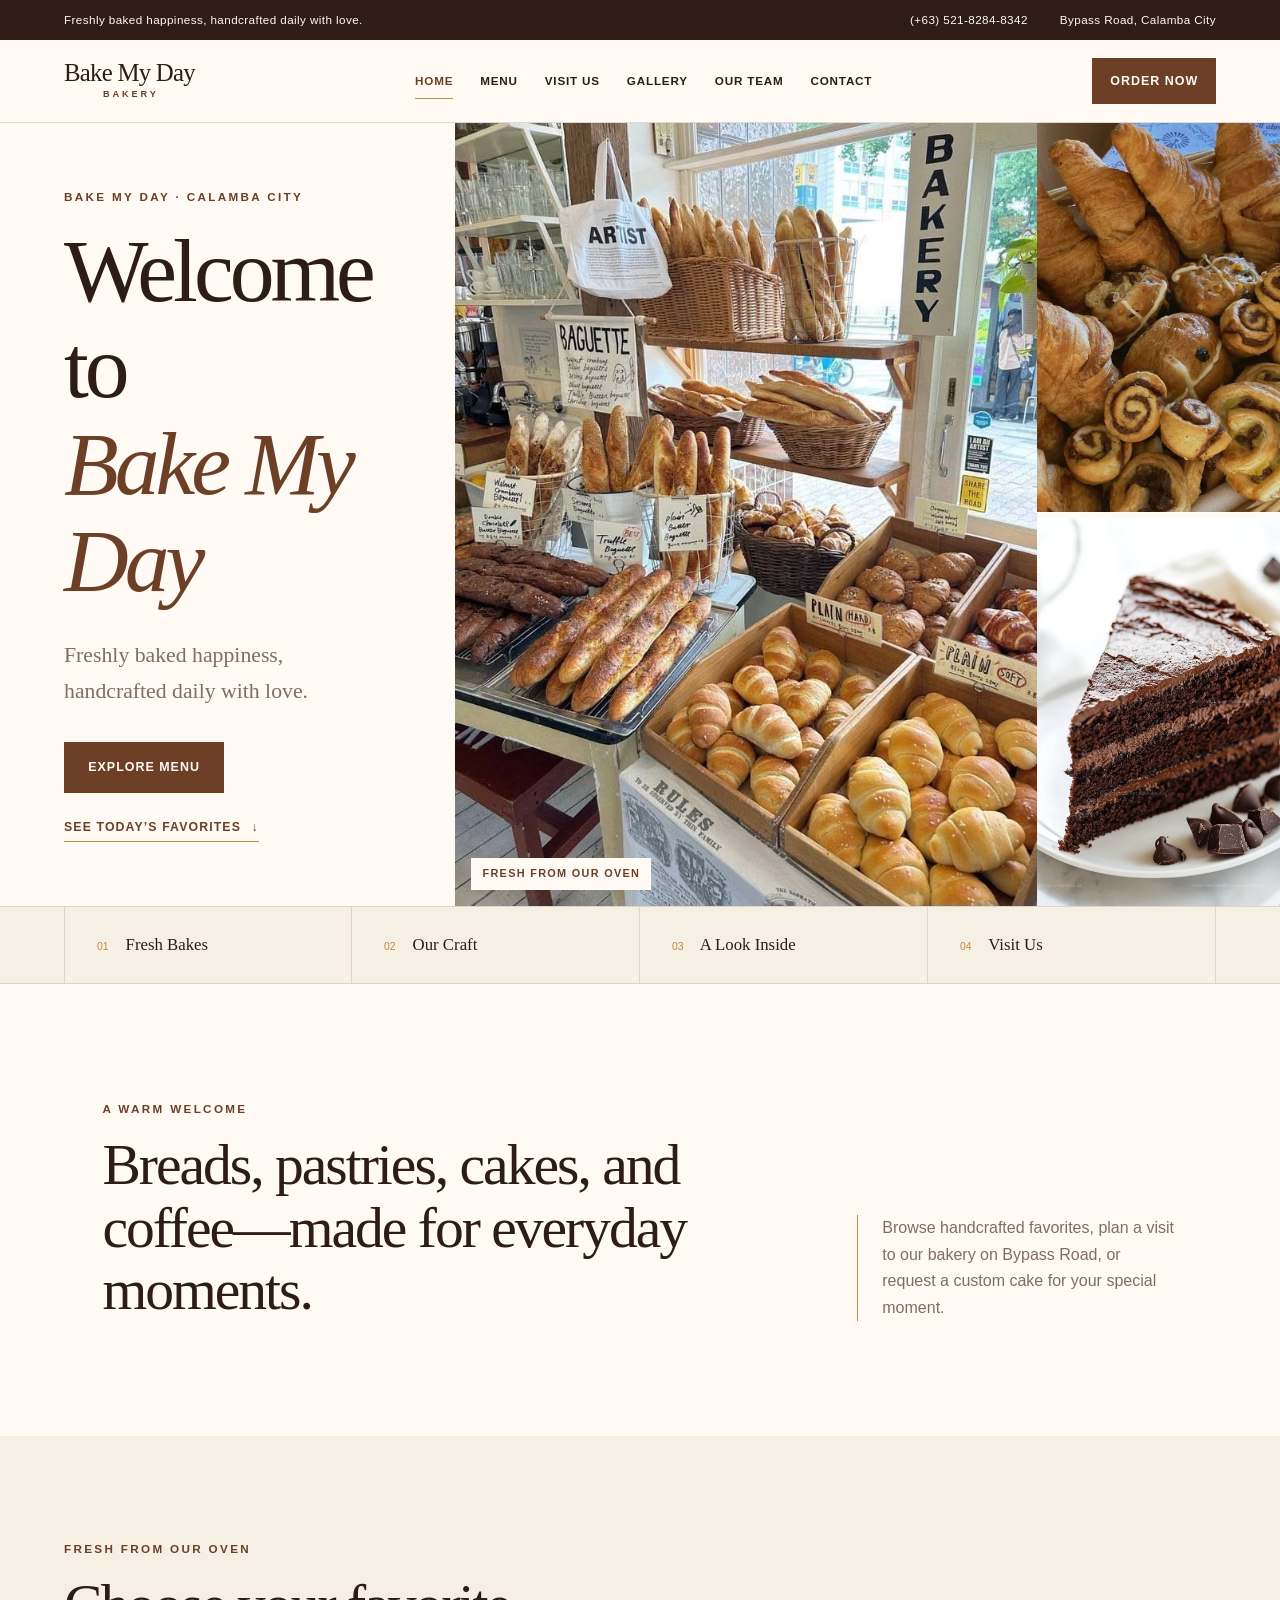
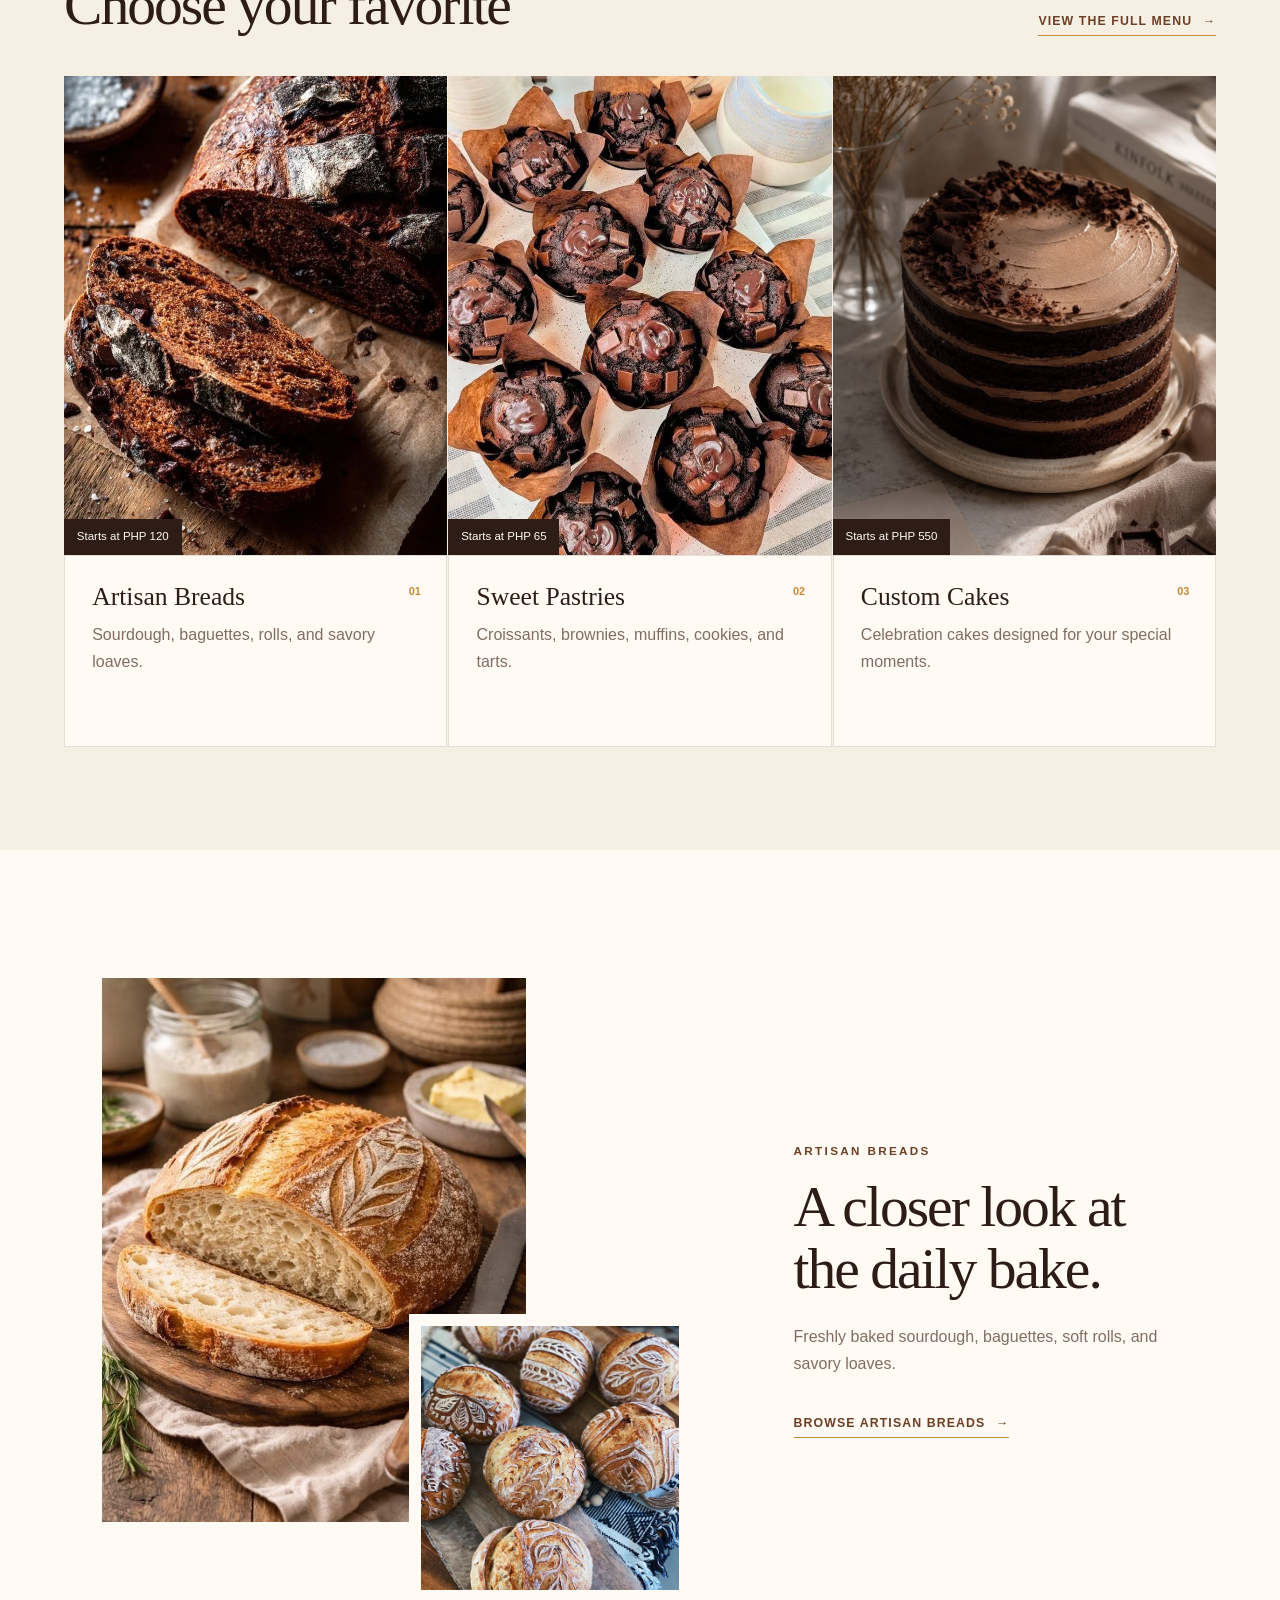
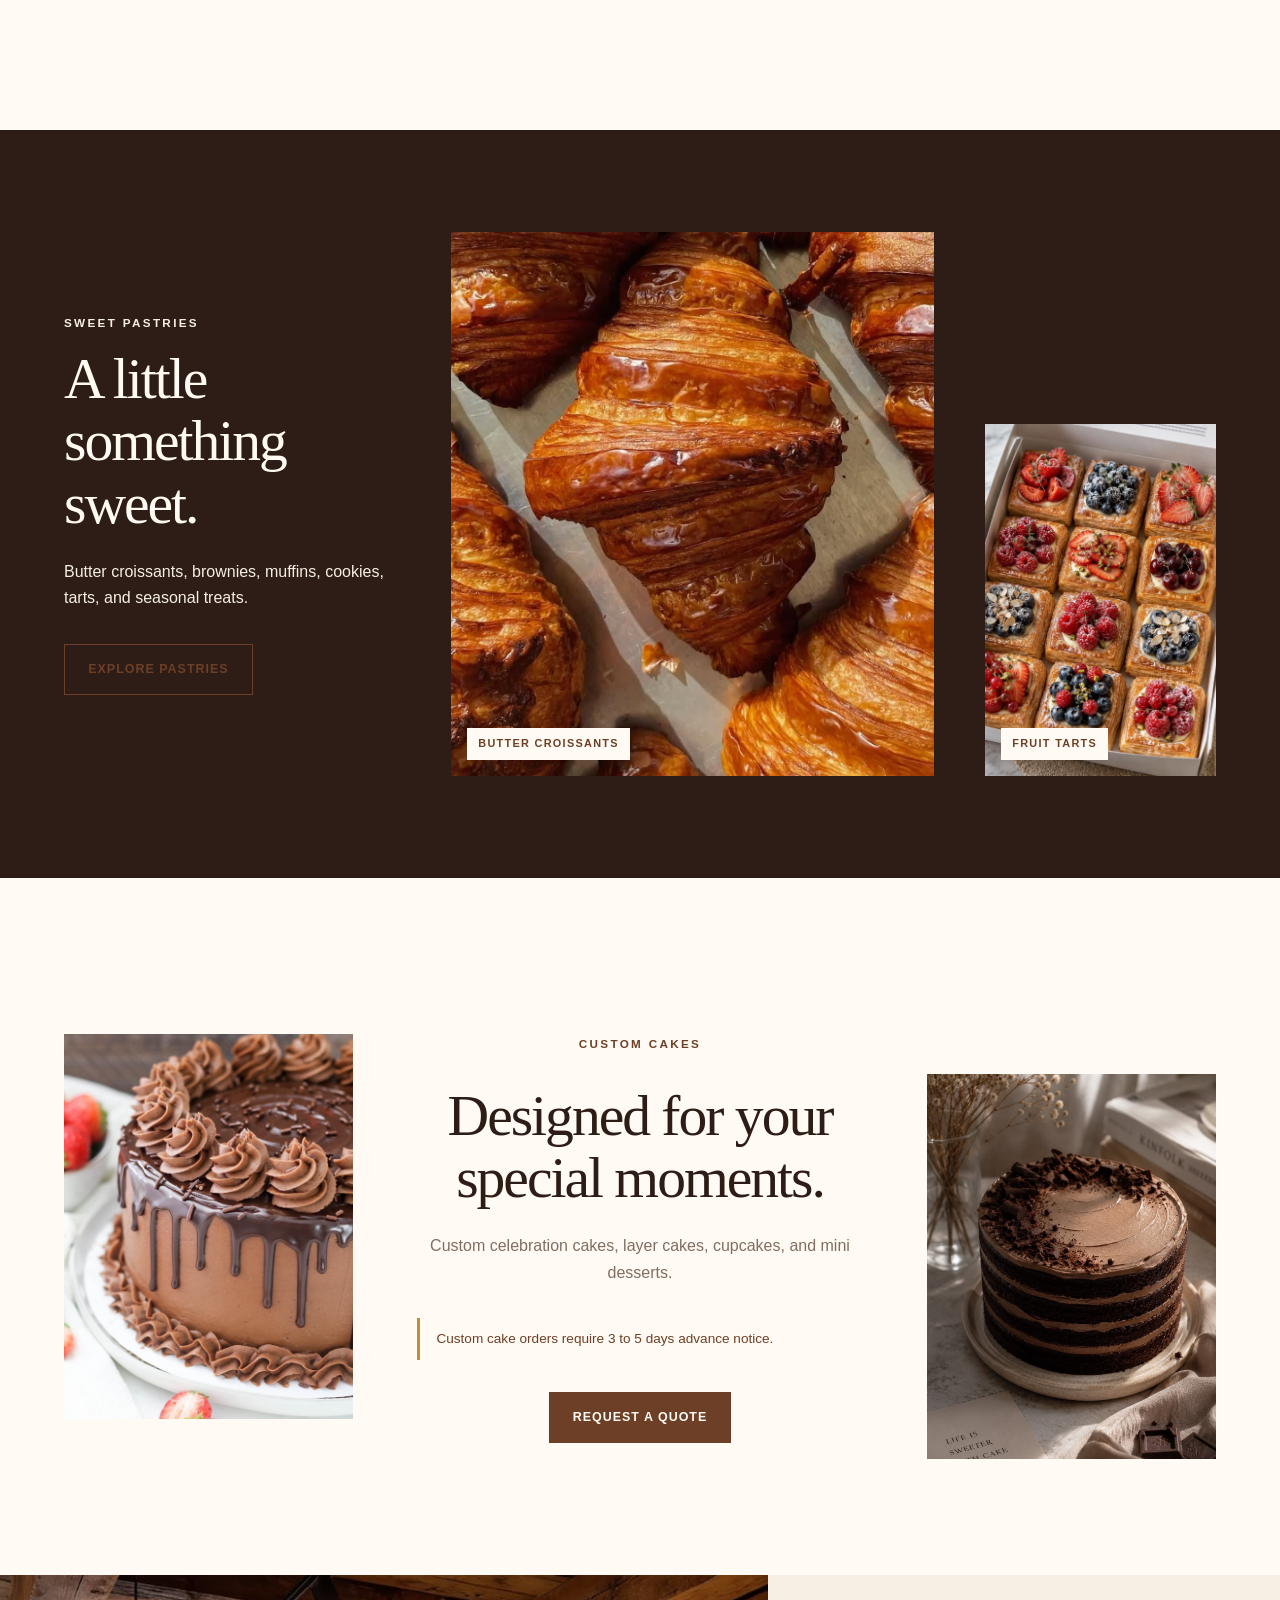
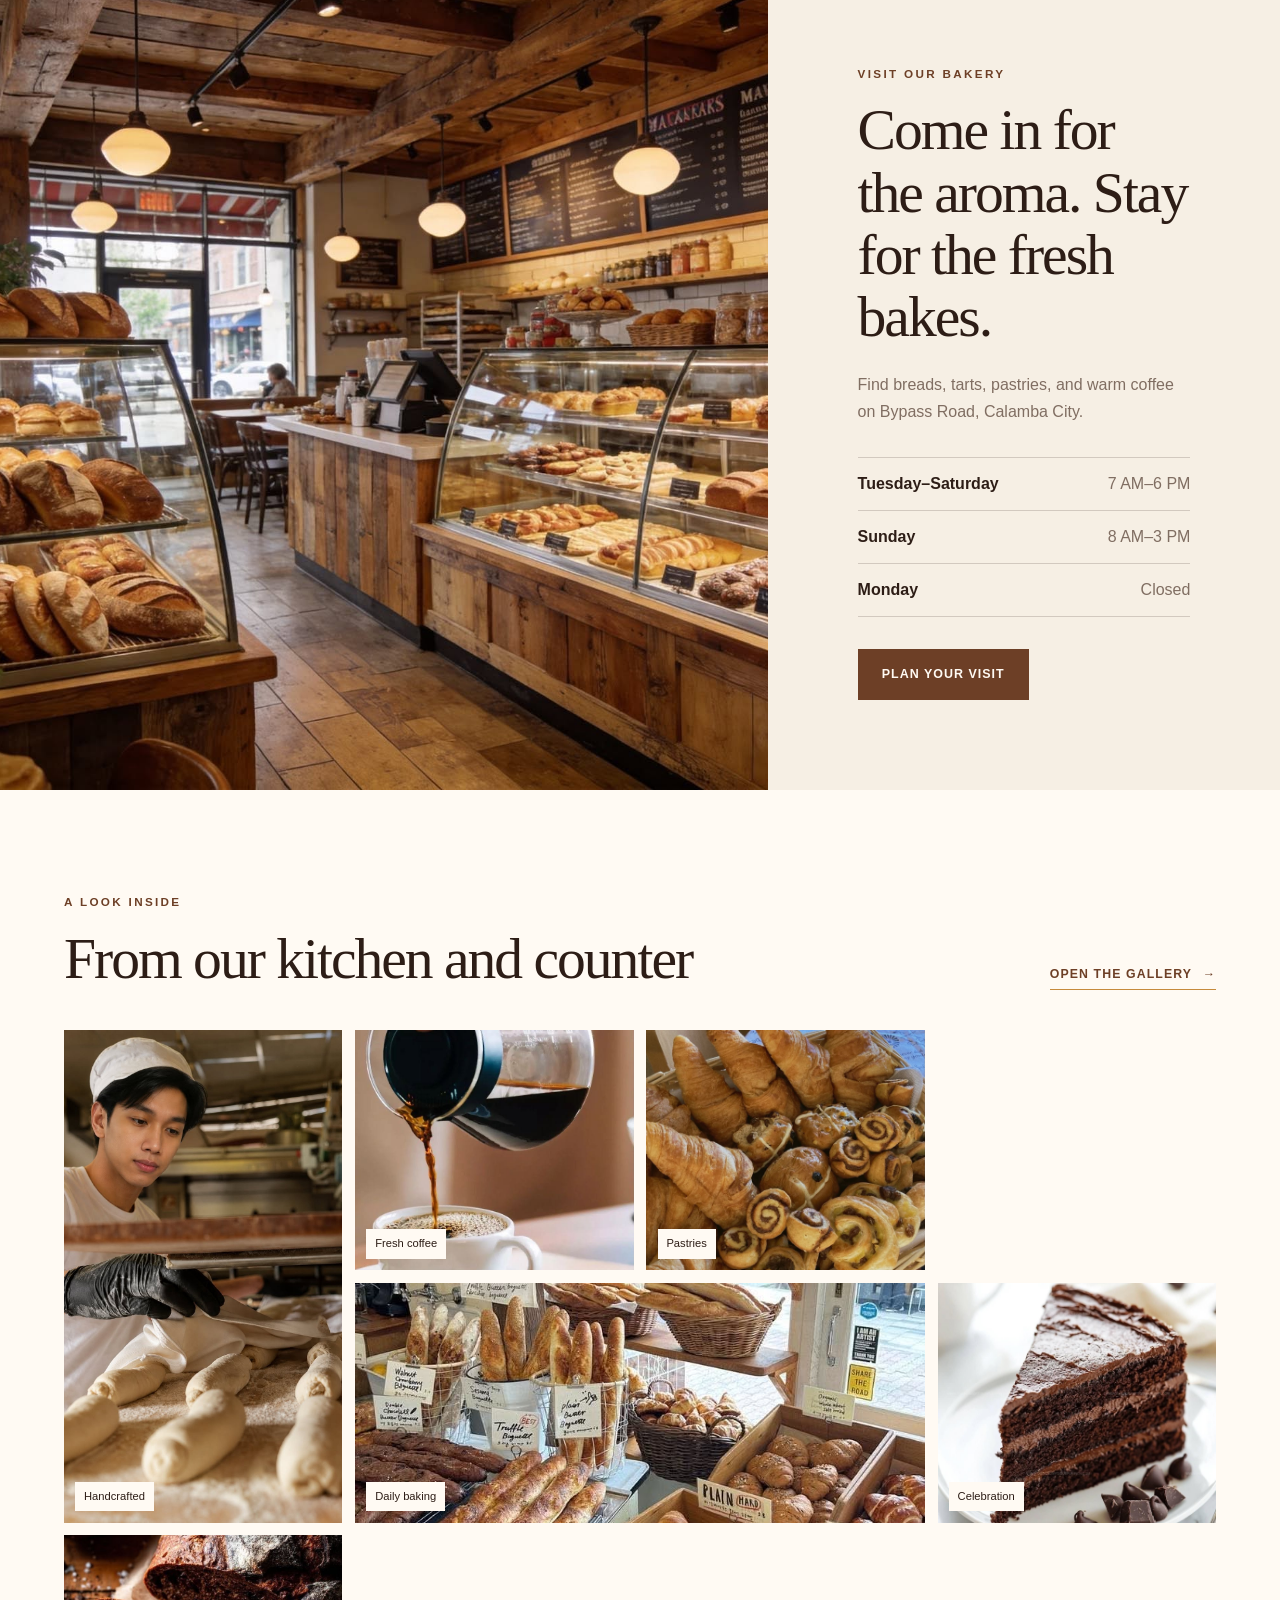
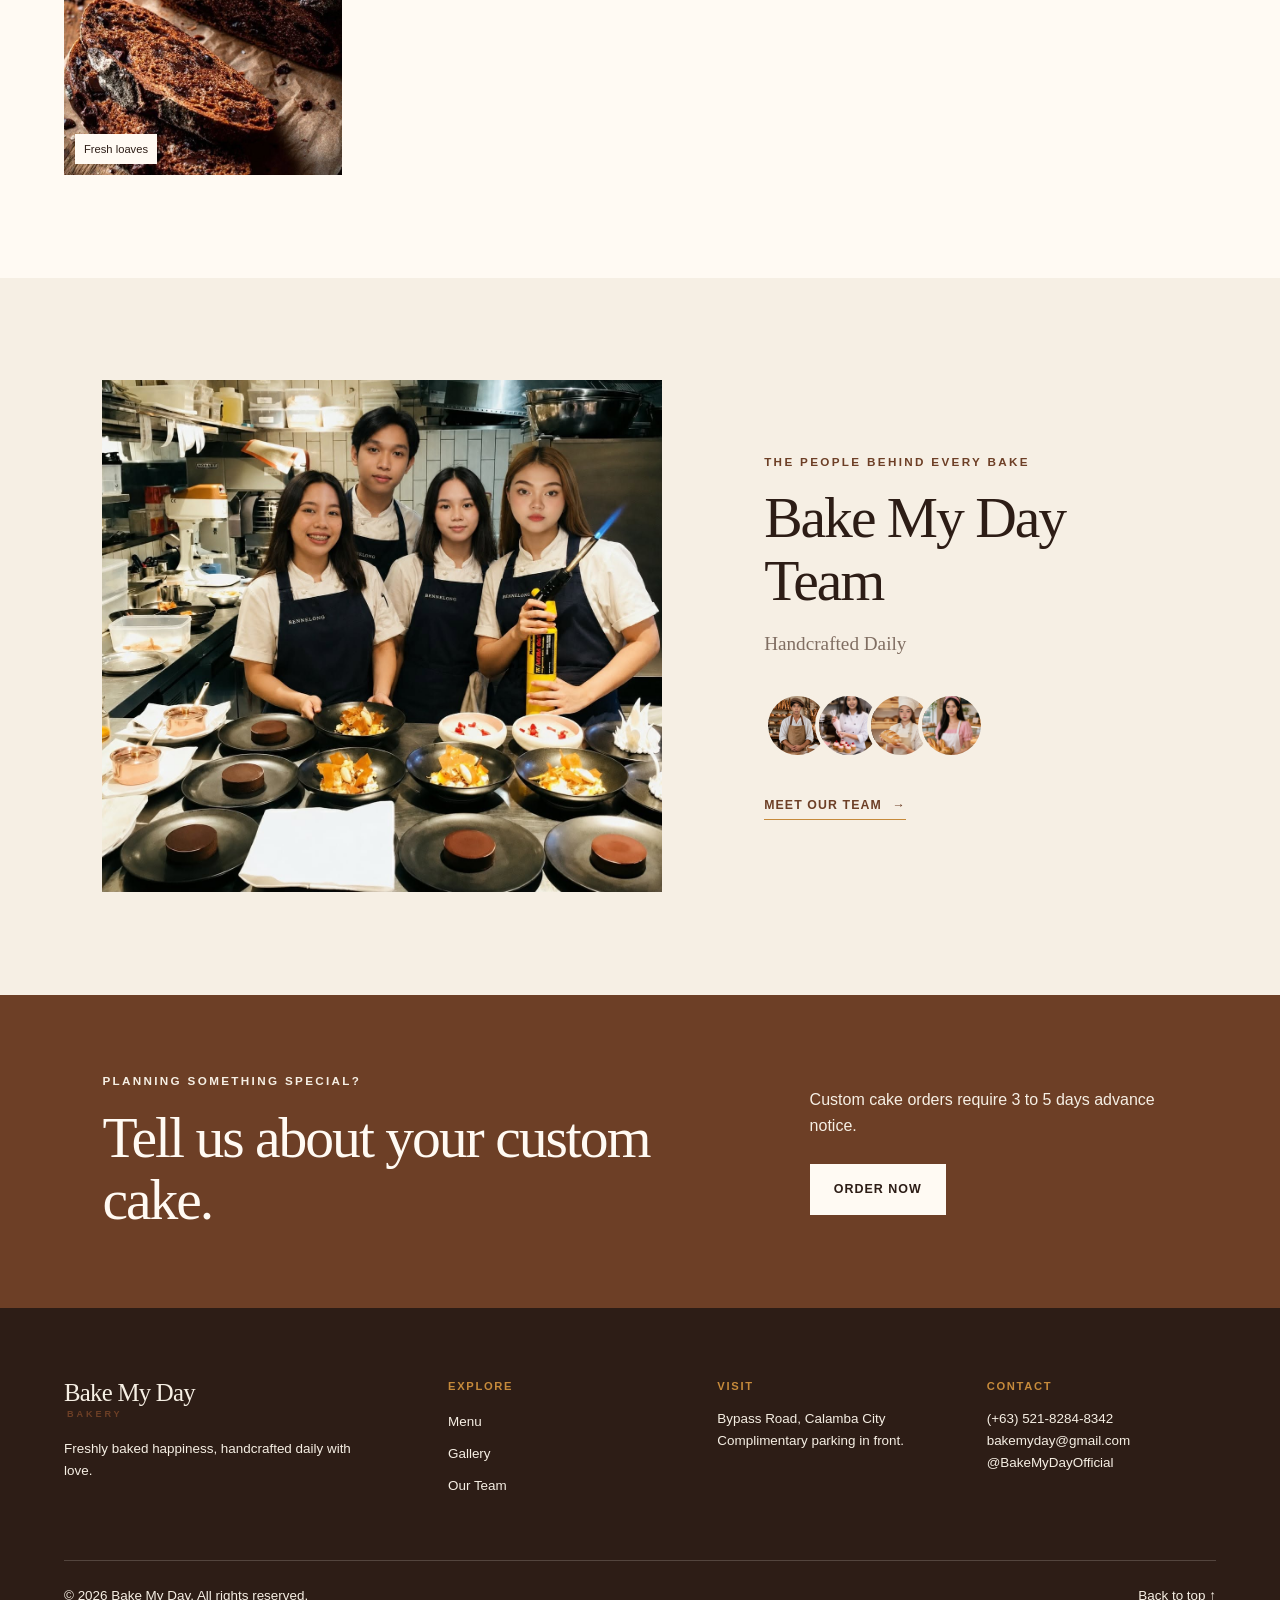
<file: index.html>
<!doctype html>
<html lang="en">
  <head>
    <meta charset="utf-8" />
    <meta name="viewport" content="width=device-width, initial-scale=1" />
    <meta
      name="description"
      content="Bake My Day handcrafted bakery in Calamba City"
    />
    <title>Bake My Day | Handcrafted Bakery in Calamba City</title>
    <link rel="stylesheet" href="styles.css" />
  </head>
  <body id="top">
    <a class="skip-link" href="#main-content">Skip to main content</a>
    <aside class="top-bar" aria-label="Bakery quick information">
      <p>Freshly baked happiness, handcrafted daily with love.</p>
      <div class="top-bar-links">
        <a href="tel:+6352182848342">(+63) 521-8284-8342</a
        ><a href="visit.html">Bypass Road, Calamba City</a>
      </div>
    </aside>
    <header class="site-header">
      <a class="logo" href="index.html" aria-label="Bake My Day home"
        ><span class="logo-main">Bake My Day</span
        ><span class="logo-small">Bakery</span></a
      >
      <nav aria-label="Main navigation">
        <ul class="nav-list">
          <li><a href="index.html" aria-current="page">Home</a></li>
          <li><a href="menu.html">Menu</a></li>
          <li><a href="visit.html">Visit Us</a></li>
          <li><a href="gallery.html">Gallery</a></li>
          <li><a href="team.html">Our Team</a></li>
          <li><a href="contact.html">Contact</a></li>
        </ul>
      </nav>
      <a class="button button-small" href="contact.html#custom">Order Now</a>
    </header>
    <main id="main-content">
      <section class="home-hero" aria-labelledby="welcome">
        <div class="hero-copy">
          <p class="eyebrow">Bake My Day · Calamba City</p>
          <h1 id="welcome">Welcome to<br /><em>Bake My Day</em></h1>
          <p class="hero-lead">
            Freshly baked happiness, handcrafted daily with love.
          </p>
          <div class="button-group">
            <a class="button" href="menu.html">Explore Menu</a
            ><a class="text-link" href="#favorites"
              >See Today’s Favorites <span aria-hidden="true">↓</span></a
            >
          </div>
        </div>
        <figure class="hero-main-image">
          <img
            src="images/breaddisplay.jpg"
            alt="Freshly baked loaves arranged on the Bake My Day bread display"
          />
          <figcaption>Fresh from our oven</figcaption>
        </figure>
        <div
          class="hero-image-stack"
          role="group"
          aria-label="Bakery highlights"
        >
          <img
            src="images/pastryplatter.jpg"
            alt="Assorted golden pastries presented on a serving platter"
          /><img
            src="images/chocolatecake.jpg"
            alt="Chocolate layer cake finished for a celebration"
          />
        </div>
      </section>
      <section class="quick-links" aria-label="Explore Bake My Day">
        <a href="#favorites"><span>01</span> Fresh Bakes</a
        ><a href="#craft"><span>02</span> Our Craft</a
        ><a href="#inside"><span>03</span> A Look Inside</a
        ><a href="#visit"><span>04</span> Visit Us</a>
      </section>
      <section class="intro-section" aria-labelledby="bakery-intro">
        <div>
          <p class="eyebrow">A warm welcome</p>
          <h2 id="bakery-intro">
            Breads, pastries, cakes, and coffee—made for everyday moments.
          </h2>
        </div>
        <p>
          Browse handcrafted favorites, plan a visit to our bakery on Bypass
          Road, or request a custom cake for your special moment.
        </p>
      </section>
      <section
        class="favorites-section"
        id="favorites"
        aria-labelledby="favorites-title"
      >
        <div class="section-heading heading-row">
          <div>
            <p class="eyebrow">Fresh from our oven</p>
            <h2 id="favorites-title">Choose your favorite</h2>
          </div>
          <a class="text-link" href="menu.html"
            >View the full menu <span aria-hidden="true">→</span></a
          >
        </div>
        <div class="category-grid">
          <article class="category-card">
            <a href="menu.html#breads"
              ><figure>
                <img
                  src="images/darkcrustyloaf.jpg"
                  alt="Dark-crusted artisan bread loaf with a flour-dusted top"
                />
                <figcaption>Starts at PHP 120</figcaption>
              </figure>
              <div class="category-copy">
                <span>01</span>
                <h3>Artisan Breads</h3>
                <p>Sourdough, baguettes, rolls, and savory loaves.</p>
              </div></a
            >
          </article>
          <article class="category-card">
            <a href="menu.html#pastries"
              ><figure>
                <img
                  src="images/chocolatemuffin.jpg"
                  alt="Fresh chocolate muffin with a rich cocoa top"
                />
                <figcaption>Starts at PHP 65</figcaption>
              </figure>
              <div class="category-copy">
                <span>02</span>
                <h3>Sweet Pastries</h3>
                <p>Croissants, brownies, muffins, cookies, and tarts.</p>
              </div></a
            >
          </article>
          <article class="category-card">
            <a href="menu.html#cakes"
              ><figure>
                <img
                  src="images/drizzledchocolatecake.jpg"
                  alt="Chocolate celebration cake decorated with a glossy drizzle"
                />
                <figcaption>Starts at PHP 550</figcaption>
              </figure>
              <div class="category-copy">
                <span>03</span>
                <h3>Custom Cakes</h3>
                <p>Celebration cakes designed for your special moments.</p>
              </div></a
            >
          </article>
        </div>
      </section>
      <section
        class="editorial-feature"
        id="craft"
        aria-labelledby="craft-title"
      >
        <div class="editorial-images">
          <img
            class="editorial-tall"
            src="images/artisalbread.jpg"
            alt="Tall artisan sourdough loaf showing its golden scored crust"
          /><img
            class="editorial-small"
            src="images/roundsourdou.jpg"
            alt="Round sourdough loaf freshly baked at Bake My Day"
          />
        </div>
        <div class="editorial-copy">
          <p class="eyebrow">Artisan breads</p>
          <h2 id="craft-title">A closer look at the daily bake.</h2>
          <p>
            Freshly baked sourdough, baguettes, soft rolls, and savory loaves.
          </p>
          <a class="text-link" href="menu.html#breads"
            >Browse artisan breads <span aria-hidden="true">→</span></a
          >
        </div>
      </section>
      <section class="pastry-feature" aria-labelledby="pastry-title">
        <div class="pastry-copy">
          <p class="eyebrow">Sweet pastries</p>
          <h2 id="pastry-title">A little something sweet.</h2>
          <p>
            Butter croissants, brownies, muffins, cookies, tarts, and seasonal
            treats.
          </p>
          <a class="button button-outline" href="menu.html#pastries"
            >Explore Pastries</a
          >
        </div>
        <figure class="wide-photo">
          <img
            src="images/croissants.jpg"
            alt="Rows of flaky butter croissants cooling on a baking tray"
          />
          <figcaption>Butter croissants</figcaption>
        </figure>
        <figure class="small-photo">
          <img
            src="images/fruittarts.jpg"
            alt="Colorful fruit tarts arranged neatly in a pastry box"
          />
          <figcaption>Fruit tarts</figcaption>
        </figure>
      </section>
      <section class="cake-feature" aria-labelledby="cake-title">
        <figure>
          <img
            src="images/chocodripcake.jpg"
            alt="Chocolate drip cake finished with decorative toppings"
          />
        </figure>
        <div>
          <p class="eyebrow">Custom cakes</p>
          <h2 id="cake-title">Designed for your special moments.</h2>
          <p>
            Custom celebration cakes, layer cakes, cupcakes, and mini desserts.
          </p>
          <p class="notice-line">
            Custom cake orders require 3 to 5 days advance notice.
          </p>
          <a class="button" href="contact.html#custom">Request a Quote</a>
        </div>
        <figure>
          <img
            src="images/drizzledchocolatecake.jpg"
            alt="Detailed view of a custom chocolate cake with drizzle"
          />
        </figure>
      </section>
      <section class="visit-home" id="visit" aria-labelledby="visit-title">
        <div class="visit-photo">
          <img
            src="images/bakerycounter.jpg"
            alt="Bake My Day bakery counter filled with fresh selections"
          />
        </div>
        <article class="visit-panel">
          <p class="eyebrow">Visit our bakery</p>
          <h2 id="visit-title">
            Come in for the aroma. Stay for the fresh bakes.
          </h2>
          <p>
            Find breads, tarts, pastries, and warm coffee on Bypass Road,
            Calamba City.
          </p>
          <ul class="detail-list">
            <li><strong>Tuesday–Saturday</strong><span>7 AM–6 PM</span></li>
            <li><strong>Sunday</strong><span>8 AM–3 PM</span></li>
            <li><strong>Monday</strong><span>Closed</span></li>
          </ul>
          <a class="button" href="visit.html">Plan Your Visit</a>
        </article>
      </section>
      <section
        class="inside-section"
        id="inside"
        aria-labelledby="inside-title"
      >
        <div class="section-heading heading-row">
          <div>
            <p class="eyebrow">A look inside</p>
            <h2 id="inside-title">From our kitchen and counter</h2>
          </div>
          <a class="text-link" href="gallery.html"
            >Open the gallery <span aria-hidden="true">→</span></a
          >
        </div>
        <div class="home-gallery">
          <figure class="gallery-featured">
            <img
              src="images/ruel.jpg"
              alt="Baker carefully preparing handmade dough on a floured work surface"
            />
            <figcaption>Handcrafted</figcaption>
          </figure>
          <figure>
            <img
              src="images/coffee.jpg"
              alt="Fresh coffee being poured into a cup at Bake My Day"
            />
            <figcaption>Fresh coffee</figcaption>
          </figure>
          <figure>
            <img
              src="images/pastryplatter.jpg"
              alt="Assorted pastries ready to serve at the bakery counter"
            />
            <figcaption>Pastries</figcaption>
          </figure>
          <figure class="gallery-wide">
            <img
              src="images/breaddisplay.jpg"
              alt="Bread display stocked with Bake My Day daily bakes"
            />
            <figcaption>Daily baking</figcaption>
          </figure>
          <figure>
            <img
              src="images/chocolatecake.jpg"
              alt="Chocolate celebration cake displayed for guests"
            />
            <figcaption>Celebration</figcaption>
          </figure>
          <figure>
            <img
              src="images/darkcrustyloaf.jpg"
              alt="Fresh dark-crusted loaf from the Bake My Day oven"
            />
            <figcaption>Fresh loaves</figcaption>
          </figure>
        </div>
      </section>
      <section class="team-preview" aria-labelledby="team-title">
        <div class="team-preview-photo">
          <img
            src="images/groupphoto.jpg"
            alt="The Bake My Day team gathered together"
          />
        </div>
        <div class="team-preview-copy">
          <p class="eyebrow">The people behind every bake</p>
          <h2 id="team-title">Bake My Day Team</h2>
          <p>Handcrafted Daily</p>
          <div
            class="team-thumbnails"
            role="group"
            aria-label="Bake My Day team members"
          >
            <img src="images/roel.jpg" alt="Roel, Head Baker" /><img
              src="images/jeanne.jpg"
              alt="Jeanne, Pastry Specialist"
            /><img src="images/haziey.jpg" alt="Haziey, Cake Decorator" /><img
              src="images/telosa.jpg"
              alt="Telosa, Store Specialist"
            />
          </div>
          <a class="text-link" href="team.html"
            >Meet our team <span aria-hidden="true">→</span></a
          >
        </div>
      </section>
      <section class="order-cta" aria-labelledby="order-title">
        <div>
          <p class="eyebrow">Planning something special?</p>
          <h2 id="order-title">Tell us about your custom cake.</h2>
        </div>
        <div>
          <p>Custom cake orders require 3 to 5 days advance notice.</p>
          <a class="button button-light" href="contact.html#custom"
            >Order Now</a
          >
        </div>
      </section>
    </main>
    <footer class="site-footer">
      <div class="footer-brand">
        <a class="logo footer-logo" href="#top"
          ><span class="logo-main">Bake My Day</span
          ><span class="logo-small">Bakery</span></a
        >
        <p>Freshly baked happiness, handcrafted daily with love.</p>
      </div>
      <div>
        <h2>Explore</h2>
        <ul class="footer-links">
          <li><a href="menu.html">Menu</a></li>
          <li><a href="gallery.html">Gallery</a></li>
          <li><a href="team.html">Our Team</a></li>
        </ul>
      </div>
      <div>
        <h2>Visit</h2>
        <p>Bypass Road, Calamba City</p>
        <p>Complimentary parking in front.</p>
      </div>
      <div>
        <h2>Contact</h2>
        <p><a href="tel:+6352182848342">(+63) 521-8284-8342</a></p>
        <p><a href="mailto:bakemyday@gmail.com">bakemyday@gmail.com</a></p>
        <p>@BakeMyDayOfficial</p>
      </div>
      <div class="footer-bottom">
        <p>&copy; 2026 Bake My Day. All rights reserved.</p>
        <a href="#top">Back to top ↑</a>
      </div>
    </footer>
  </body>
</html>
</file>
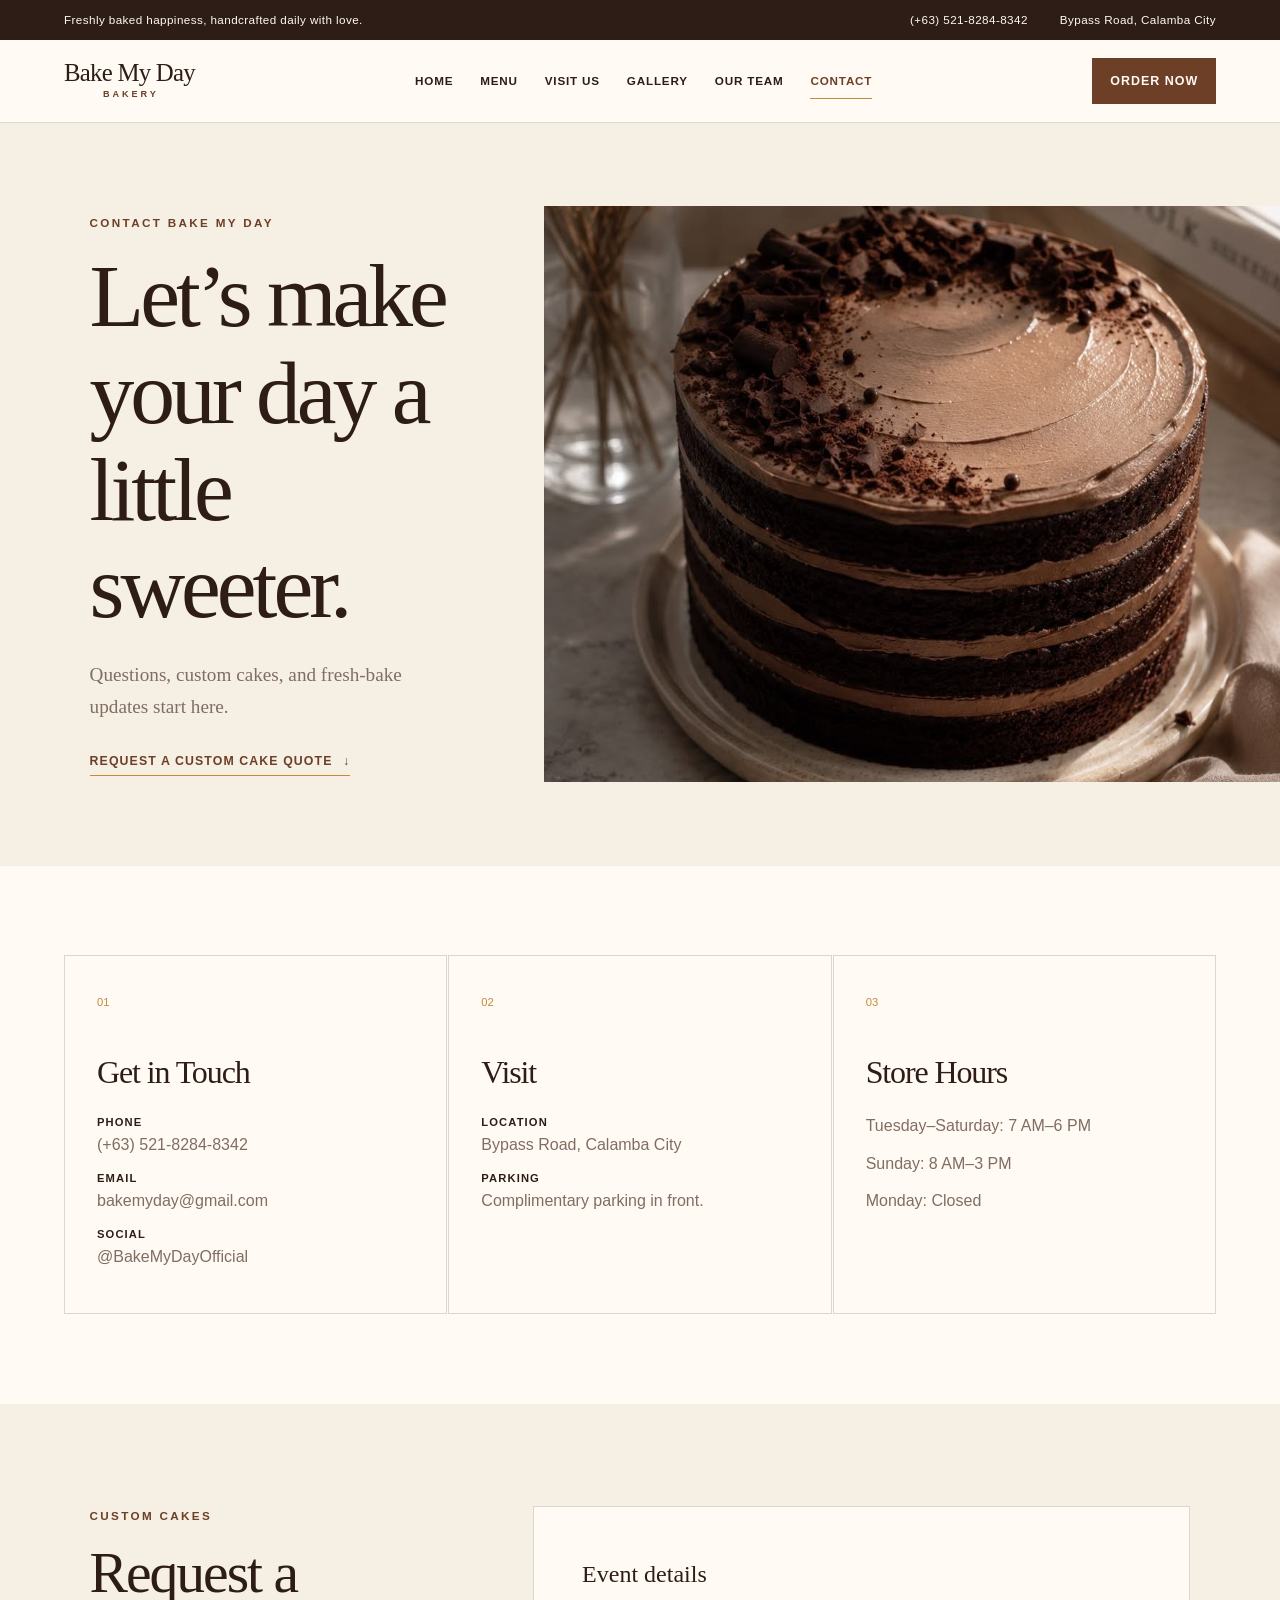
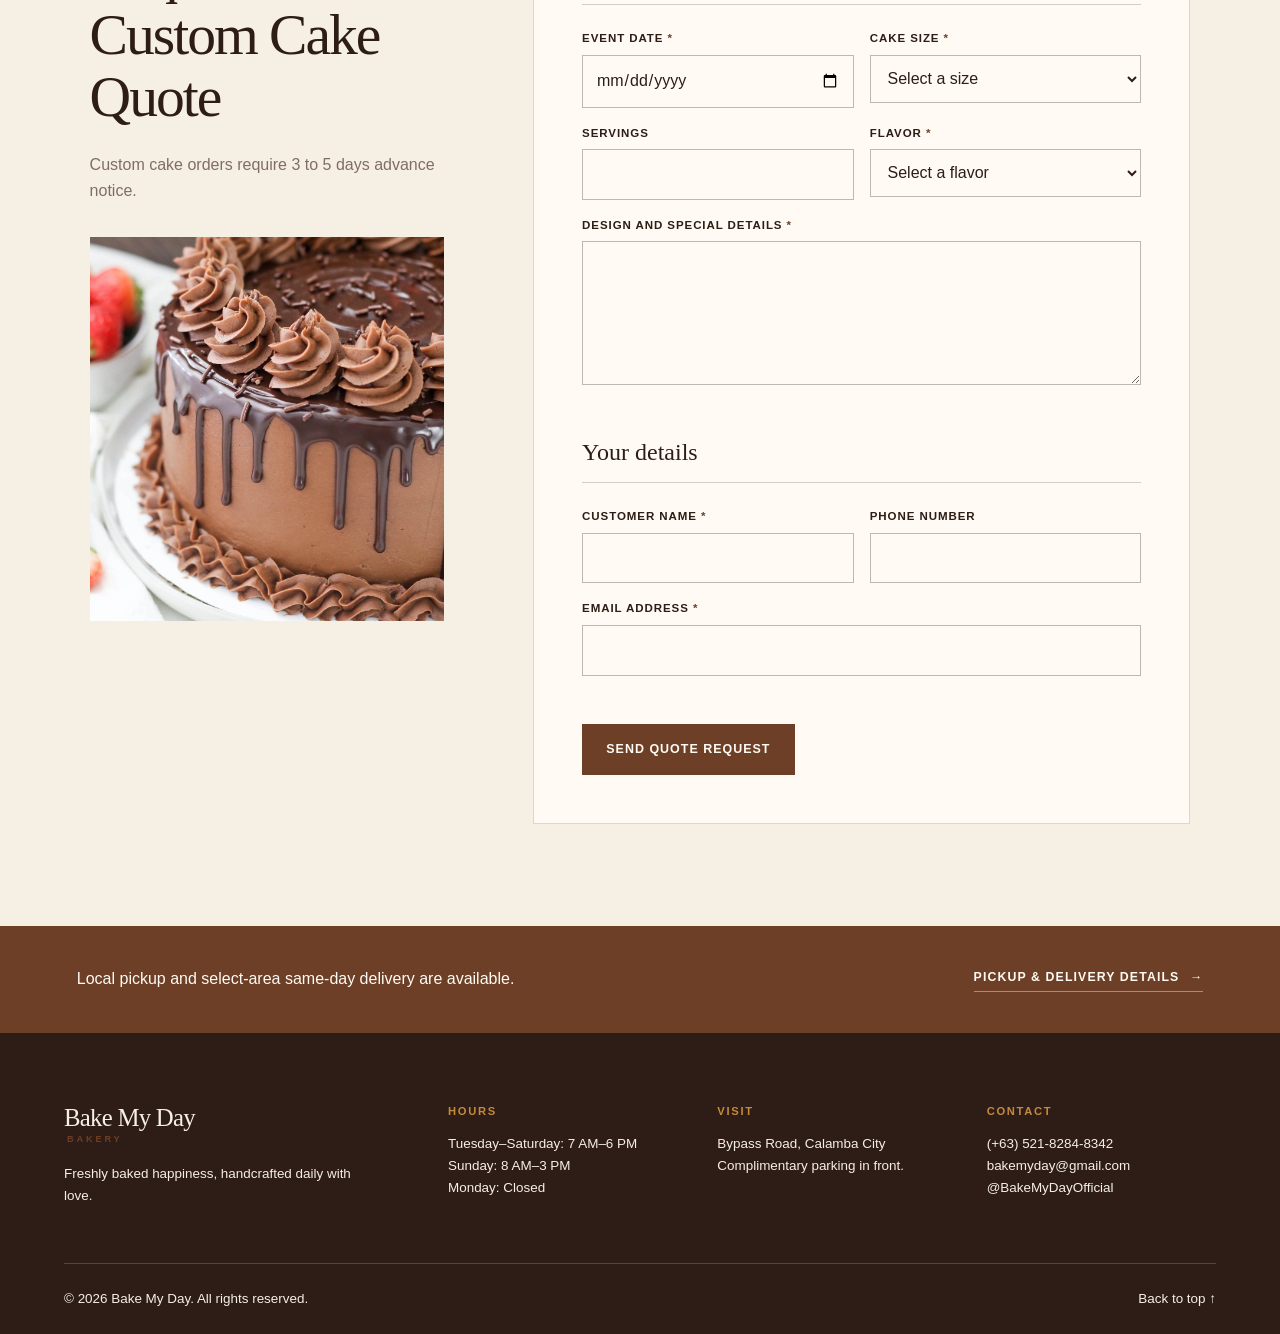
<file: contact.html>
<!doctype html>
<html lang="en">
  <head>
    <meta charset="utf-8" />
    <meta name="viewport" content="width=device-width, initial-scale=1" />
    <meta
      name="description"
      content="Contact Bake My Day or request a custom cake quote"
    />
    <title>Bake My Day | Contact &amp; Custom Cakes</title>
    <link rel="stylesheet" href="styles.css" />
  </head>
  <body id="top">
    <a class="skip-link" href="#main-content">Skip to main content</a>
    <div class="top-bar">
      <p>Freshly baked happiness, handcrafted daily with love.</p>
      <div class="top-bar-links">
        <a href="tel:+6352182848342">(+63) 521-8284-8342</a
        ><a href="visit.html">Bypass Road, Calamba City</a>
      </div>
    </div>
    <header class="site-header">
      <a class="logo" href="index.html" aria-label="Bake My Day home"
        ><span class="logo-main">Bake My Day</span
        ><span class="logo-small">Bakery</span></a
      >
      <nav aria-label="Main navigation">
        <ul class="nav-list">
          <li><a href="index.html">Home</a></li>
          <li><a href="menu.html">Menu</a></li>
          <li><a href="visit.html">Visit Us</a></li>
          <li><a href="gallery.html">Gallery</a></li>
          <li><a href="team.html">Our Team</a></li>
          <li><a href="contact.html" aria-current="page">Contact</a></li>
        </ul>
      </nav>
      <a class="button button-small" href="#custom">Order Now</a>
    </header>
    <main id="main-content">
      <section class="contact-hero">
        <div>
          <p class="eyebrow">Contact Bake My Day</p>
          <h1>Let’s make your day a little sweeter.</h1>
          <p>Questions, custom cakes, and fresh-bake updates start here.</p>
          <a class="text-link" href="#custom"
            >Request a custom cake quote <span aria-hidden="true">↓</span></a
          >
        </div>
        <figure>
          <img
            src="images/drizzledchocolatecake.jpg"
            alt="Custom chocolate cake prepared by Bake My Day"
          />
          <figcaption>Custom Cakes · Starts at PHP 550</figcaption>
        </figure>
      </section>
      <section
        class="contact-information"
        aria-label="Bake My Day contact information"
      >
        <article>
          <span>01</span>
          <h2>Get in Touch</h2>
          <address>
            <p>
              <strong>Phone</strong
              ><a href="tel:+6352182848342">(+63) 521-8284-8342</a>
            </p>
            <p>
              <strong>Email</strong
              ><a href="mailto:bakemyday@gmail.com">bakemyday@gmail.com</a>
            </p>
            <p><strong>Social</strong>@BakeMyDayOfficial</p>
          </address>
        </article>
        <article>
          <span>02</span>
          <h2>Visit</h2>
          <p><strong>Location</strong>Bypass Road, Calamba City</p>
          <p><strong>Parking</strong>Complimentary parking in front.</p>
        </article>
        <article>
          <span>03</span>
          <h2>Store Hours</h2>
          <p>Tuesday–Saturday: 7 AM–6 PM</p>
          <p>Sunday: 8 AM–3 PM</p>
          <p>Monday: Closed</p>
        </article>
      </section>
      <section class="quote-section" id="custom" aria-labelledby="quote-title">
        <div class="quote-intro">
          <p class="eyebrow">Custom cakes</p>
          <h2 id="quote-title">Request a Custom Cake Quote</h2>
          <p>Custom cake orders require 3 to 5 days advance notice.</p>
          <img
            src="images/chocodripcake.jpg"
            alt="Chocolate drip cake showing Bake My Day custom cake decoration"
          />
        </div>
        <form
          class="quote-form"
          action="mailto:bakemyday@gmail.com"
          method="post"
          enctype="text/plain"
        >
          <fieldset>
            <legend>Event details</legend>
            <div class="form-row">
              <div class="form-group">
                <label for="event-date">Event date <span>*</span></label
                ><input
                  id="event-date"
                  name="Event date"
                  type="date"
                  required
                />
              </div>
              <div class="form-group">
                <label for="cake-size">Cake size <span>*</span></label
                ><select id="cake-size" name="Cake size" required>
                  <option value="">Select a size</option>
                  <option>6-inch</option>
                  <option>8-inch</option>
                  <option>10-inch</option>
                  <option>12-inch</option>
                  <option>Custom size</option>
                </select>
              </div>
            </div>
            <div class="form-row">
              <div class="form-group">
                <label for="servings">Servings</label
                ><input id="servings" name="Servings" type="number" min="1" />
              </div>
              <div class="form-group">
                <label for="flavor">Flavor <span>*</span></label
                ><select id="flavor" name="Flavor" required>
                  <option value="">Select a flavor</option>
                  <option>Vanilla</option>
                  <option>Chocolate</option>
                  <option>Strawberry</option>
                  <option>Red Velvet</option>
                  <option>Carrot Cake</option>
                  <option>Cheesecake</option>
                  <option>Custom flavor</option>
                </select>
              </div>
            </div>
            <div class="form-group">
              <label for="design"
                >Design and special details <span>*</span></label
              ><textarea
                id="design"
                name="Design and special details"
                required
              ></textarea>
            </div>
          </fieldset>
          <fieldset>
            <legend>Your details</legend>
            <div class="form-row">
              <div class="form-group">
                <label for="customer-name">Customer name <span>*</span></label
                ><input
                  id="customer-name"
                  name="Customer name"
                  type="text"
                  required
                />
              </div>
              <div class="form-group">
                <label for="phone">Phone number</label
                ><input id="phone" name="Phone number" type="tel" />
              </div>
            </div>
            <div class="form-group">
              <label for="email">Email address <span>*</span></label
              ><input id="email" name="Email address" type="email" required />
            </div>
          </fieldset>
          <button class="button" type="submit">Send Quote Request</button>
        </form>
      </section>
      <section class="contact-note">
        <p>Local pickup and select-area same-day delivery are available.</p>
        <a class="text-link text-link-light" href="visit.html"
          >Pickup &amp; delivery details <span aria-hidden="true">→</span></a
        >
      </section>
    </main>
    <footer class="site-footer">
      <div class="footer-brand">
        <a class="logo footer-logo" href="#top"
          ><span class="logo-main">Bake My Day</span
          ><span class="logo-small">Bakery</span></a
        >
        <p>Freshly baked happiness, handcrafted daily with love.</p>
      </div>
      <div>
        <h2>Hours</h2>
        <p>Tuesday–Saturday: 7 AM–6 PM</p>
        <p>Sunday: 8 AM–3 PM</p>
        <p>Monday: Closed</p>
      </div>
      <div>
        <h2>Visit</h2>
        <p>Bypass Road, Calamba City</p>
        <p>Complimentary parking in front.</p>
      </div>
      <div>
        <h2>Contact</h2>
        <p><a href="tel:+6352182848342">(+63) 521-8284-8342</a></p>
        <p><a href="mailto:bakemyday@gmail.com">bakemyday@gmail.com</a></p>
        <p>@BakeMyDayOfficial</p>
      </div>
      <div class="footer-bottom">
        <p>&copy; 2026 Bake My Day. All rights reserved.</p>
        <a href="#top">Back to top ↑</a>
      </div>
    </footer>
  </body>
</html>
</file>
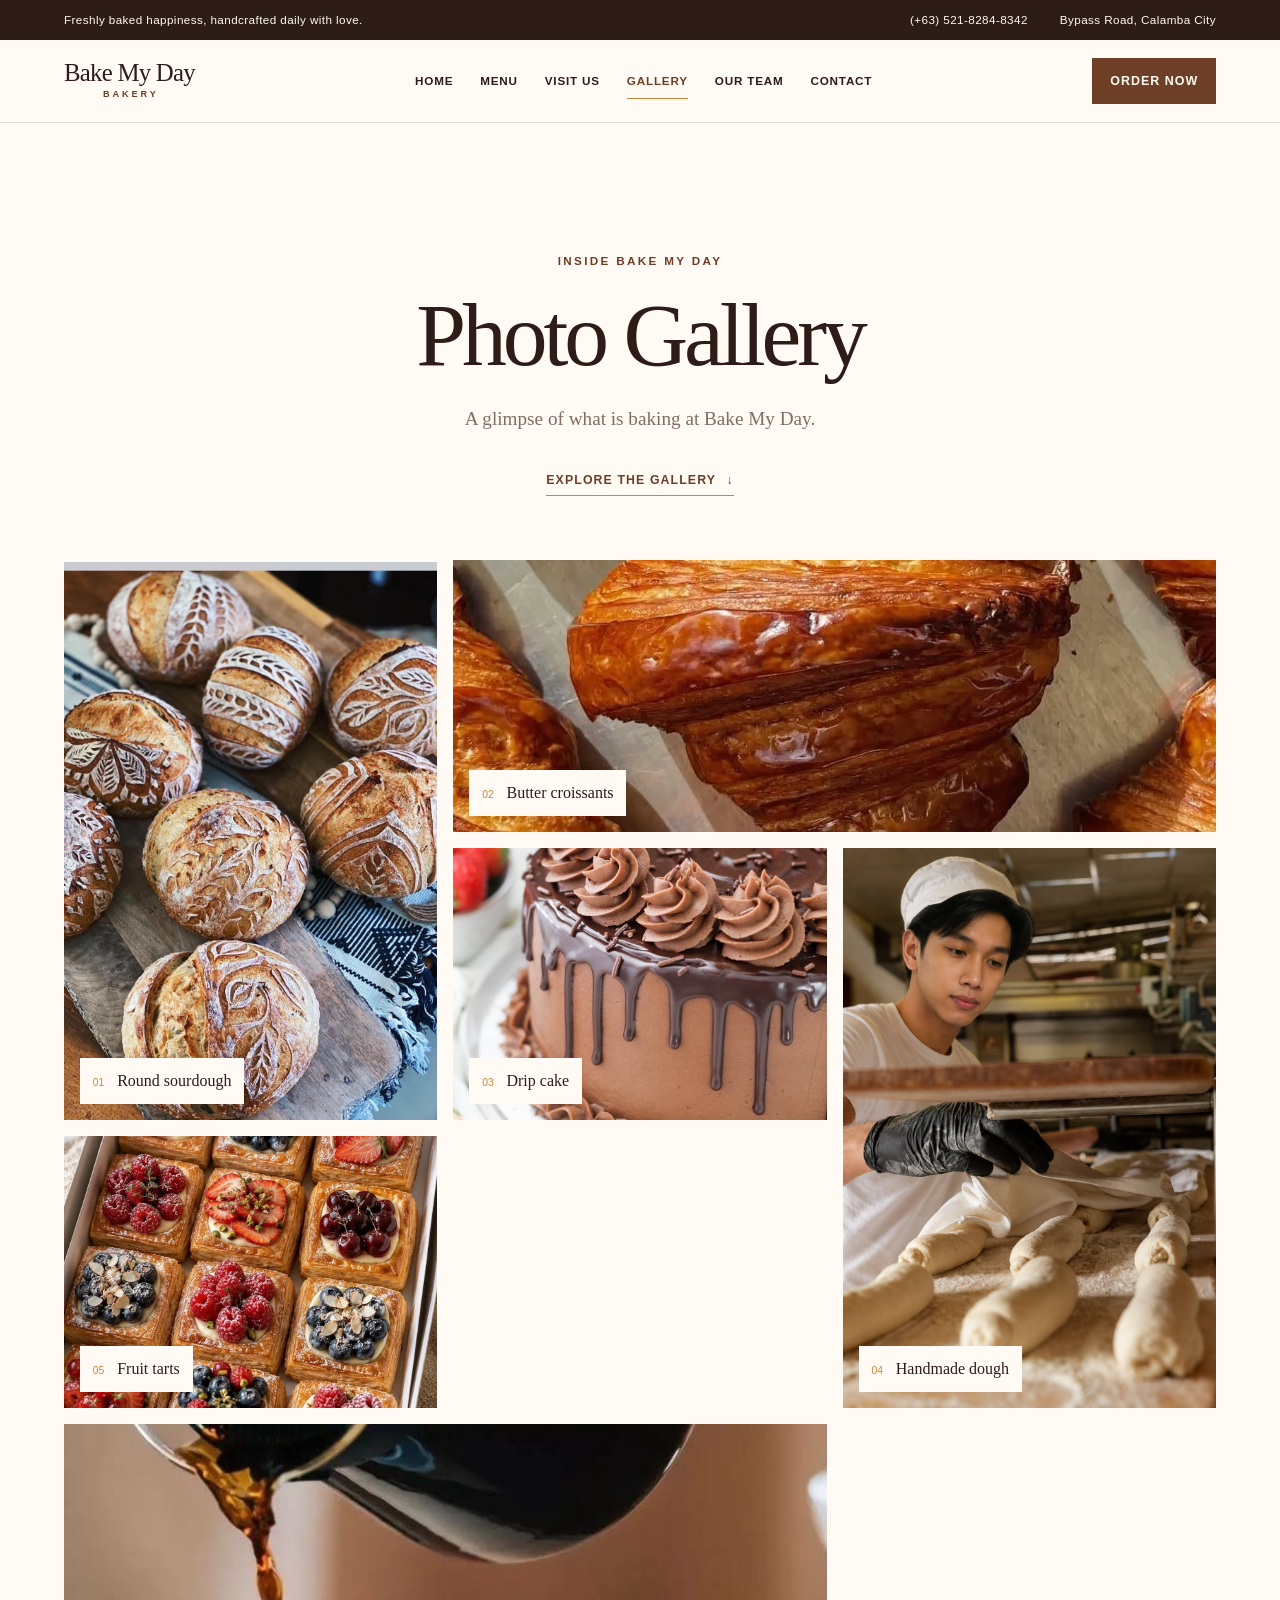
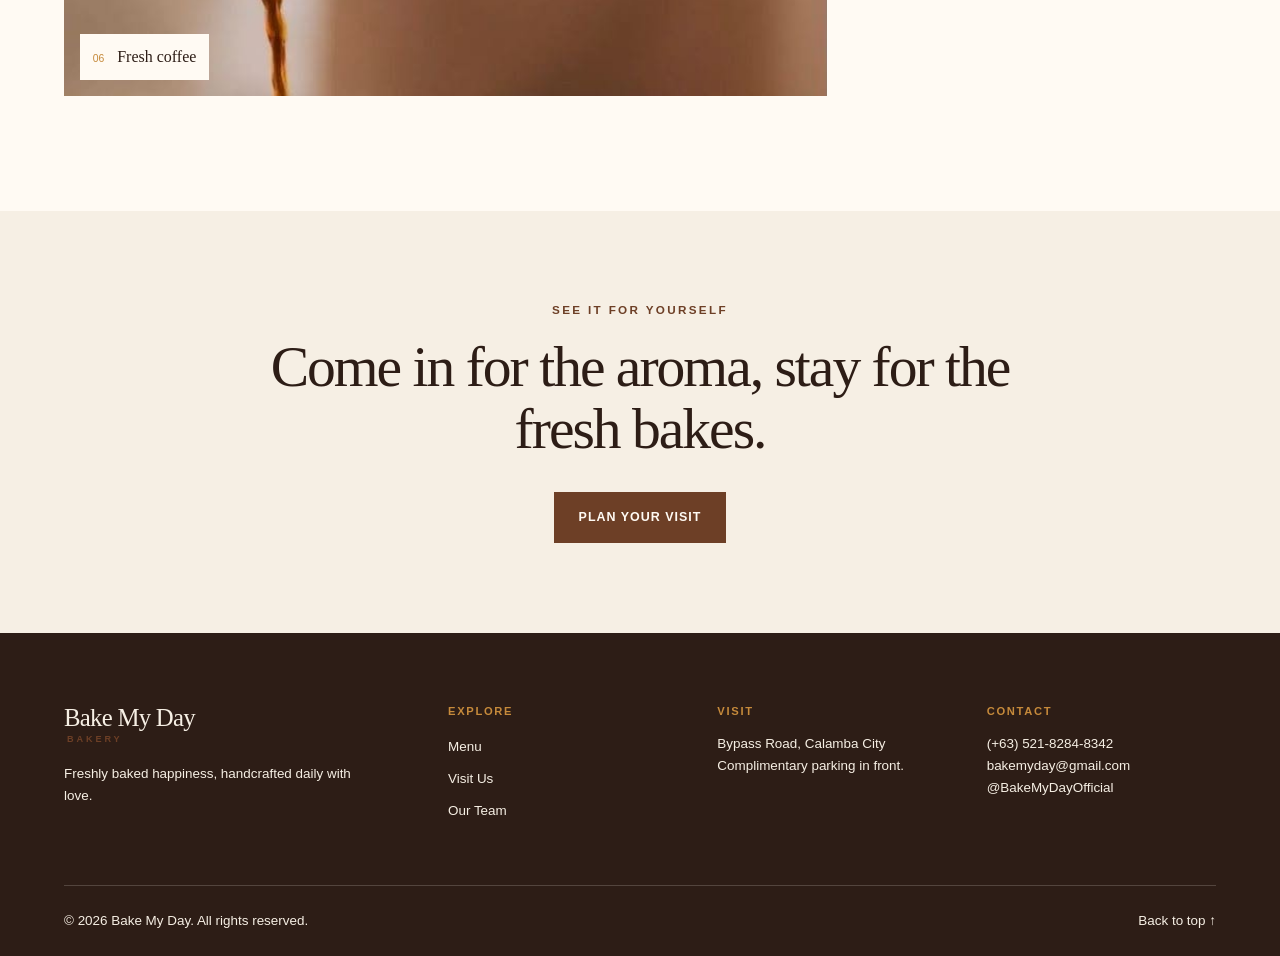
<file: gallery.html>
<!doctype html>
<html lang="en">
  <head>
    <meta charset="utf-8" />
    <meta name="viewport" content="width=device-width, initial-scale=1" />
    <meta name="description" content="Bake My Day bakery photo gallery" />
    <title>Bake My Day | Gallery</title>
    <link rel="stylesheet" href="styles.css" />
  </head>
  <body id="top">
    <a class="skip-link" href="#main-content">Skip to main content</a>
    <div class="top-bar">
      <p>Freshly baked happiness, handcrafted daily with love.</p>
      <div class="top-bar-links">
        <a href="tel:+6352182848342">(+63) 521-8284-8342</a
        ><a href="visit.html">Bypass Road, Calamba City</a>
      </div>
    </div>
    <header class="site-header">
      <a class="logo" href="index.html" aria-label="Bake My Day home"
        ><span class="logo-main">Bake My Day</span
        ><span class="logo-small">Bakery</span></a
      >
      <nav aria-label="Main navigation">
        <ul class="nav-list">
          <li><a href="index.html">Home</a></li>
          <li><a href="menu.html">Menu</a></li>
          <li><a href="visit.html">Visit Us</a></li>
          <li><a href="gallery.html" aria-current="page">Gallery</a></li>
          <li><a href="team.html">Our Team</a></li>
          <li><a href="contact.html">Contact</a></li>
        </ul>
      </nav>
      <a class="button button-small" href="contact.html#custom">Order Now</a>
    </header>
    <main id="main-content">
      <section class="gallery-heading">
        <p class="eyebrow">Inside Bake My Day</p>
        <h1>Photo Gallery</h1>
        <p>A glimpse of what is baking at Bake My Day.</p>
        <a class="text-link" href="#gallery-grid"
          >Explore the gallery <span aria-hidden="true">↓</span></a
        >
      </section>
      <section
        class="editorial-gallery"
        id="gallery-grid"
        aria-label="Bake My Day photo gallery"
      >
        <article class="gallery-item gallery-item-tall">
          <figure>
            <img
              src="images/roundsourdou.jpg"
              alt="Round sourdough loaf with a deeply golden crust"
            />
            <figcaption><span>01</span> Round sourdough</figcaption>
          </figure>
        </article>
        <article class="gallery-item gallery-item-wide">
          <figure>
            <img
              src="images/croissants.jpg"
              alt="Butter croissants arranged across a baking sheet"
            />
            <figcaption><span>02</span> Butter croissants</figcaption>
          </figure>
        </article>
        <article class="gallery-item">
          <figure>
            <img
              src="images/chocodripcake.jpg"
              alt="Chocolate drip cake with decorative toppings"
            />
            <figcaption><span>03</span> Drip cake</figcaption>
          </figure>
        </article>
        <article class="gallery-item gallery-item-tall">
          <figure>
            <img
              src="images/ruel.jpg"
              alt="Baker dusting flour while preparing dough by hand"
            />
            <figcaption><span>04</span> Handmade dough</figcaption>
          </figure>
        </article>
        <article class="gallery-item">
          <figure>
            <img
              src="images/fruittarts.jpg"
              alt="Fresh fruit tarts arranged inside a pastry box"
            />
            <figcaption><span>05</span> Fruit tarts</figcaption>
          </figure>
        </article>
        <article class="gallery-item gallery-item-wide">
          <figure>
            <img
              src="images/coffee.jpg"
              alt="Fresh coffee being poured into a cup"
            />
            <figcaption><span>06</span> Fresh coffee</figcaption>
          </figure>
        </article>
      </section>
      <section class="gallery-cta">
        <p class="eyebrow">See it for yourself</p>
        <h2>Come in for the aroma, stay for the fresh bakes.</h2>
        <a class="button" href="visit.html">Plan Your Visit</a>
      </section>
    </main>
    <footer class="site-footer">
      <div class="footer-brand">
        <a class="logo footer-logo" href="#top"
          ><span class="logo-main">Bake My Day</span
          ><span class="logo-small">Bakery</span></a
        >
        <p>Freshly baked happiness, handcrafted daily with love.</p>
      </div>
      <div>
        <h2>Explore</h2>
        <ul class="footer-links">
          <li><a href="menu.html">Menu</a></li>
          <li><a href="visit.html">Visit Us</a></li>
          <li><a href="team.html">Our Team</a></li>
        </ul>
      </div>
      <div>
        <h2>Visit</h2>
        <p>Bypass Road, Calamba City</p>
        <p>Complimentary parking in front.</p>
      </div>
      <div>
        <h2>Contact</h2>
        <p><a href="tel:+6352182848342">(+63) 521-8284-8342</a></p>
        <p><a href="mailto:bakemyday@gmail.com">bakemyday@gmail.com</a></p>
        <p>@BakeMyDayOfficial</p>
      </div>
      <div class="footer-bottom">
        <p>&copy; 2026 Bake My Day. All rights reserved.</p>
        <a href="#top">Back to top ↑</a>
      </div>
    </footer>
  </body>
</html>
</file>
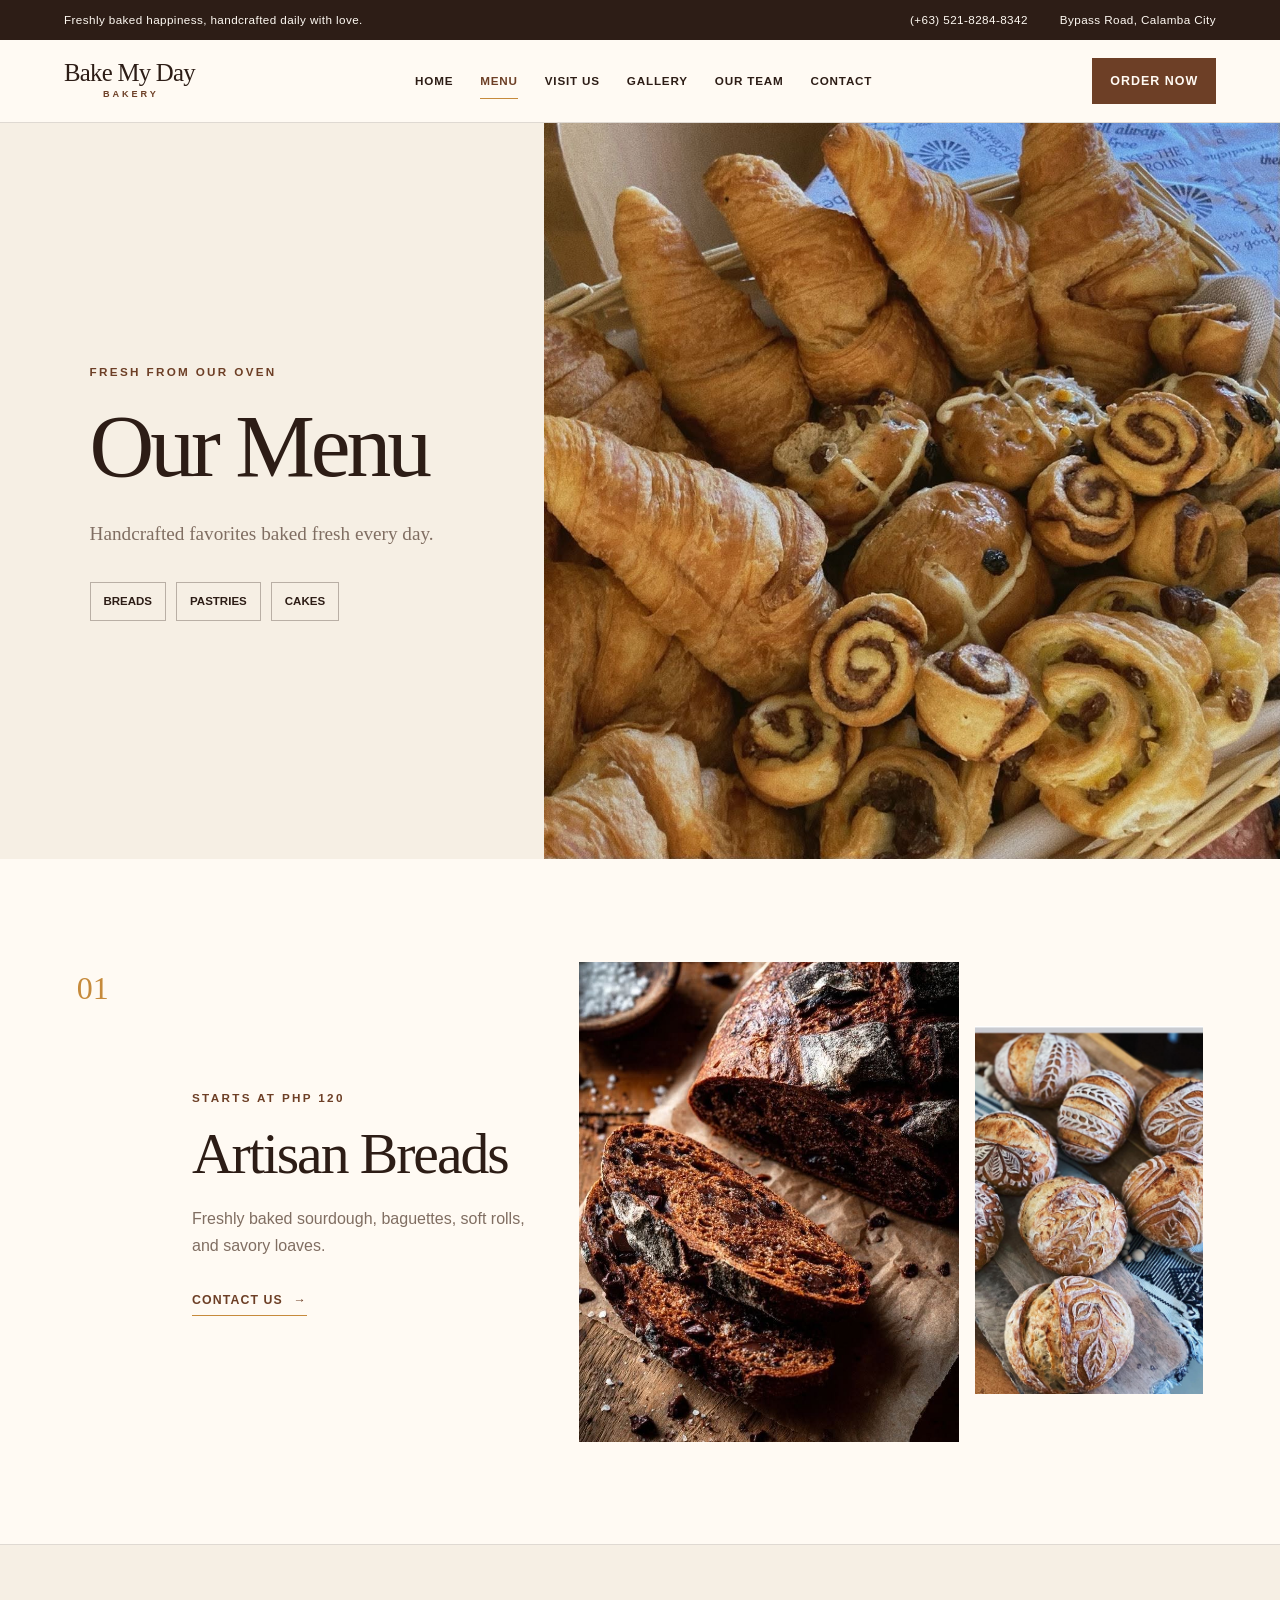
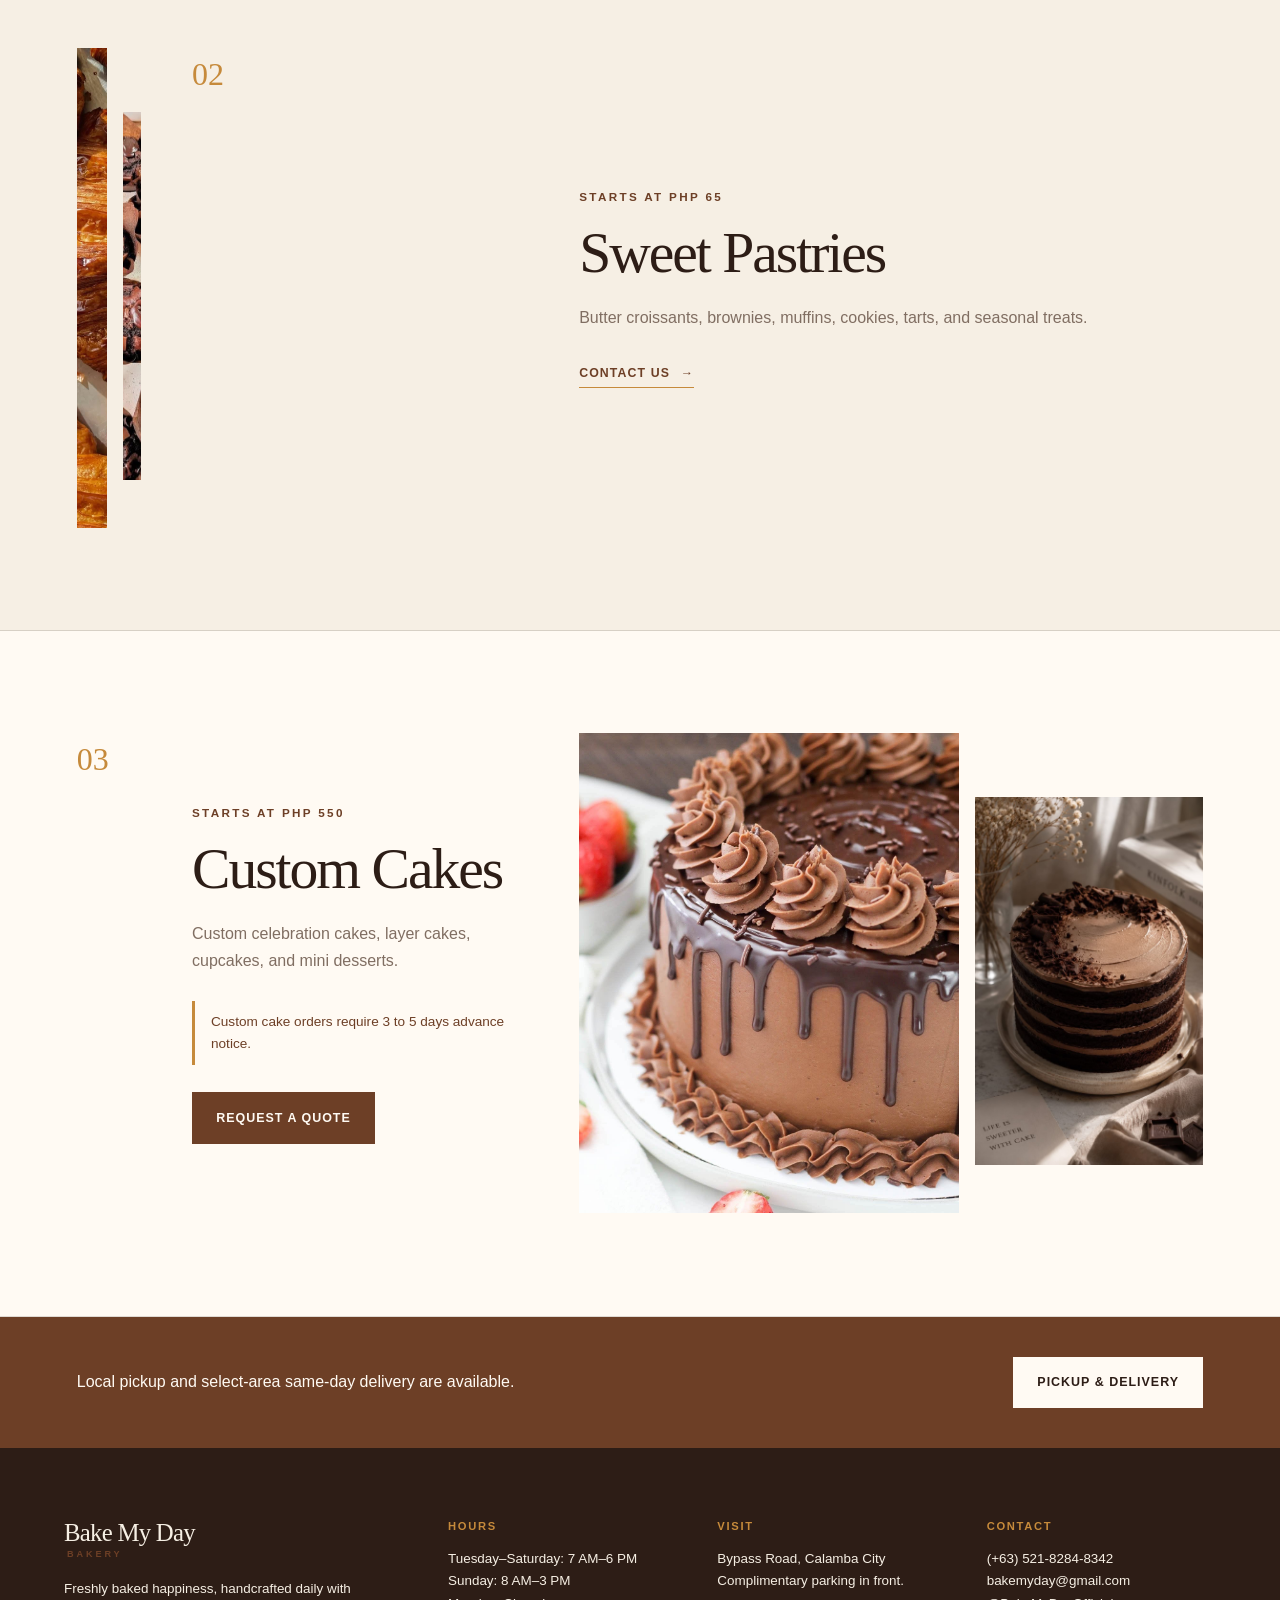
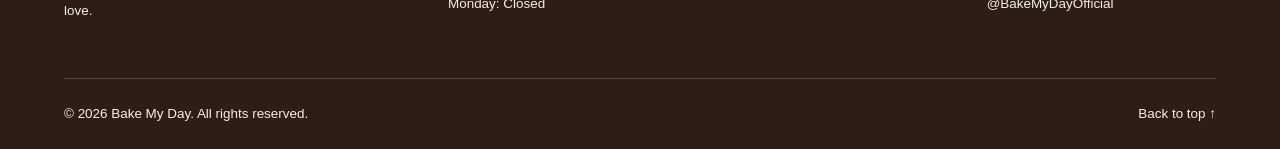
<file: menu.html>
<!doctype html>
<html lang="en">
  <head>
    <meta charset="utf-8" />
    <meta name="viewport" content="width=device-width, initial-scale=1" />
    <meta
      name="description"
      content="Browse Bake My Day artisan breads, sweet pastries, and custom cakes"
    />
    <title>Bake My Day | Menu</title>
    <link rel="stylesheet" href="styles.css" />
  </head>
  <body id="top">
    <a class="skip-link" href="#main-content">Skip to main content</a>
    <div class="top-bar">
      <p>Freshly baked happiness, handcrafted daily with love.</p>
      <div class="top-bar-links">
        <a href="tel:+6352182848342">(+63) 521-8284-8342</a
        ><a href="visit.html">Bypass Road, Calamba City</a>
      </div>
    </div>
    <header class="site-header">
      <a class="logo" href="index.html" aria-label="Bake My Day home"
        ><span class="logo-main">Bake My Day</span
        ><span class="logo-small">Bakery</span></a
      >
      <nav aria-label="Main navigation">
        <ul class="nav-list">
          <li><a href="index.html">Home</a></li>
          <li><a href="menu.html" aria-current="page">Menu</a></li>
          <li><a href="visit.html">Visit Us</a></li>
          <li><a href="gallery.html">Gallery</a></li>
          <li><a href="team.html">Our Team</a></li>
          <li><a href="contact.html">Contact</a></li>
        </ul>
      </nav>
      <a class="button button-small" href="contact.html#custom">Order Now</a>
    </header>
    <main id="main-content">
      <section class="page-hero menu-hero">
        <div>
          <p class="eyebrow">Fresh from our oven</p>
          <h1>Our Menu</h1>
          <p>Handcrafted favorites baked fresh every day.</p>
          <div class="page-jump-links">
            <a href="#breads">Breads</a><a href="#pastries">Pastries</a
            ><a href="#cakes">Cakes</a>
          </div>
        </div>
        <img
          src="images/pastryplatter.jpg"
          alt="Assorted Bake My Day pastries arranged for serving"
        />
      </section>
      <section class="menu-row" id="breads" aria-labelledby="breads-title">
        <div class="menu-number">01</div>
        <div class="menu-copy">
          <p class="eyebrow">Starts at PHP 120</p>
          <h2 id="breads-title">Artisan Breads</h2>
          <p>
            Freshly baked sourdough, baguettes, soft rolls, and savory loaves.
          </p>
          <a class="text-link" href="contact.html"
            >Contact us <span aria-hidden="true">→</span></a
          >
        </div>
        <div class="menu-images">
          <img
            src="images/darkcrustyloaf.jpg"
            alt="Dark-crusted artisan loaf with a scored top"
          /><img
            src="images/roundsourdou.jpg"
            alt="Round Bake My Day sourdough loaf"
          />
        </div>
      </section>
      <section
        class="menu-row menu-row-reverse"
        id="pastries"
        aria-labelledby="pastries-title"
      >
        <div class="menu-number">02</div>
        <div class="menu-copy">
          <p class="eyebrow">Starts at PHP 65</p>
          <h2 id="pastries-title">Sweet Pastries</h2>
          <p>
            Butter croissants, brownies, muffins, cookies, tarts, and seasonal
            treats.
          </p>
          <a class="text-link" href="contact.html"
            >Contact us <span aria-hidden="true">→</span></a
          >
        </div>
        <div class="menu-images">
          <img
            src="images/croissants.jpg"
            alt="Flaky butter croissants on a baking tray"
          /><img
            src="images/chocolatemuffin.jpg"
            alt="Freshly baked chocolate muffin"
          />
        </div>
      </section>
      <section class="menu-row" id="cakes" aria-labelledby="cakes-title">
        <div class="menu-number">03</div>
        <div class="menu-copy">
          <p class="eyebrow">Starts at PHP 550</p>
          <h2 id="cakes-title">Custom Cakes</h2>
          <p>
            Custom celebration cakes, layer cakes, cupcakes, and mini desserts.
          </p>
          <p class="notice-line">
            Custom cake orders require 3 to 5 days advance notice.
          </p>
          <a class="button" href="contact.html#custom">Request a Quote</a>
        </div>
        <div class="menu-images">
          <img
            src="images/chocodripcake.jpg"
            alt="Decorated chocolate drip cake"
          /><img
            src="images/drizzledchocolatecake.jpg"
            alt="Custom chocolate celebration cake with glossy drizzle"
          />
        </div>
      </section>
      <section class="menu-note">
        <p>Local pickup and select-area same-day delivery are available.</p>
        <a class="button button-light" href="visit.html"
          >Pickup &amp; Delivery</a
        >
      </section>
    </main>
    <footer class="site-footer">
      <div class="footer-brand">
        <a class="logo footer-logo" href="#top"
          ><span class="logo-main">Bake My Day</span
          ><span class="logo-small">Bakery</span></a
        >
        <p>Freshly baked happiness, handcrafted daily with love.</p>
      </div>
      <div>
        <h2>Hours</h2>
        <p>Tuesday–Saturday: 7 AM–6 PM</p>
        <p>Sunday: 8 AM–3 PM</p>
        <p>Monday: Closed</p>
      </div>
      <div>
        <h2>Visit</h2>
        <p>Bypass Road, Calamba City</p>
        <p>Complimentary parking in front.</p>
      </div>
      <div>
        <h2>Contact</h2>
        <p><a href="tel:+6352182848342">(+63) 521-8284-8342</a></p>
        <p><a href="mailto:bakemyday@gmail.com">bakemyday@gmail.com</a></p>
        <p>@BakeMyDayOfficial</p>
      </div>
      <div class="footer-bottom">
        <p>&copy; 2026 Bake My Day. All rights reserved.</p>
        <a href="#top">Back to top ↑</a>
      </div>
    </footer>
  </body>
</html>
</file>
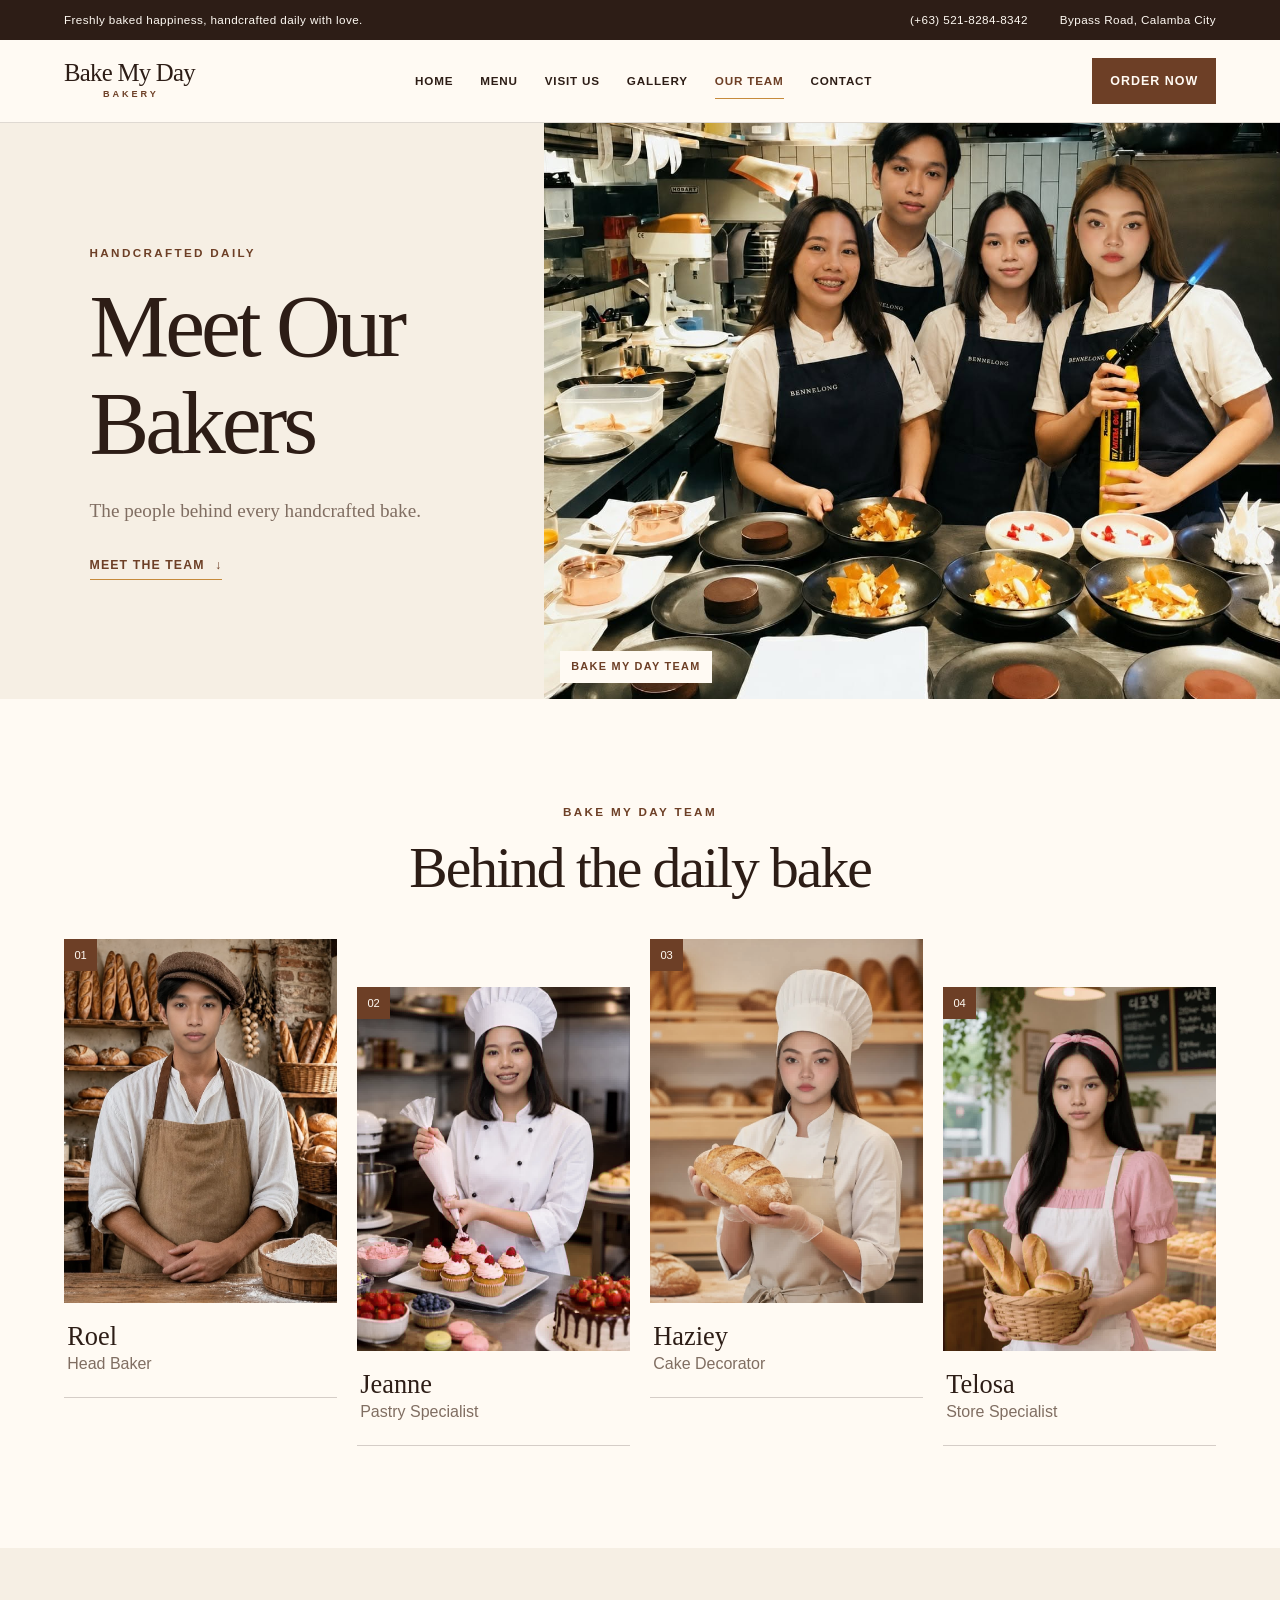
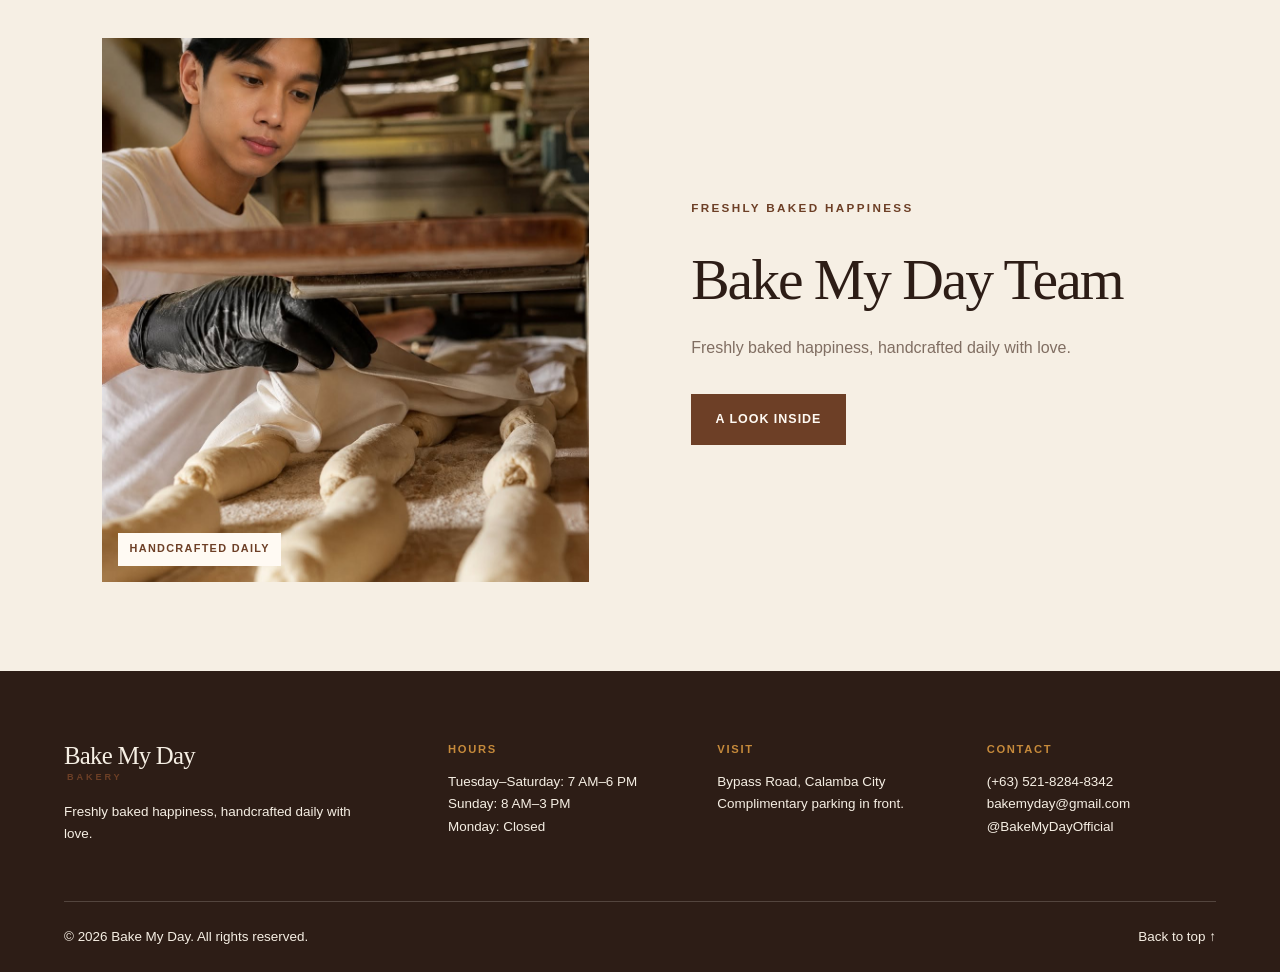
<file: team.html>
<!doctype html>
<html lang="en">
  <head>
    <meta charset="utf-8" />
    <meta name="viewport" content="width=device-width, initial-scale=1" />
    <meta name="description" content="Meet the Bake My Day team" />
    <title>Bake My Day | Our Team</title>
    <link rel="stylesheet" href="styles.css" />
  </head>
  <body id="top">
    <a class="skip-link" href="#main-content">Skip to main content</a>
    <div class="top-bar">
      <p>Freshly baked happiness, handcrafted daily with love.</p>
      <div class="top-bar-links">
        <a href="tel:+6352182848342">(+63) 521-8284-8342</a
        ><a href="visit.html">Bypass Road, Calamba City</a>
      </div>
    </div>
    <header class="site-header">
      <a class="logo" href="index.html" aria-label="Bake My Day home"
        ><span class="logo-main">Bake My Day</span
        ><span class="logo-small">Bakery</span></a
      >
      <nav aria-label="Main navigation">
        <ul class="nav-list">
          <li><a href="index.html">Home</a></li>
          <li><a href="menu.html">Menu</a></li>
          <li><a href="visit.html">Visit Us</a></li>
          <li><a href="gallery.html">Gallery</a></li>
          <li><a href="team.html" aria-current="page">Our Team</a></li>
          <li><a href="contact.html">Contact</a></li>
        </ul>
      </nav>
      <a class="button button-small" href="contact.html#custom">Order Now</a>
    </header>
    <main id="main-content">
      <section class="team-hero">
        <div>
          <p class="eyebrow">Handcrafted Daily</p>
          <h1>Meet Our Bakers</h1>
          <p>The people behind every handcrafted bake.</p>
          <a class="text-link" href="#team-members"
            >Meet the team <span aria-hidden="true">↓</span></a
          >
        </div>
        <figure>
          <img
            src="images/groupphoto.jpg"
            alt="Bake My Day team gathered together"
          />
          <figcaption>Bake My Day Team</figcaption>
        </figure>
      </section>
      <section
        class="team-members"
        id="team-members"
        aria-labelledby="team-list-title"
      >
        <div class="section-heading">
          <p class="eyebrow">Bake My Day Team</p>
          <h2 id="team-list-title">Behind the daily bake</h2>
        </div>
        <div class="team-grid">
          <article class="team-card">
            <figure>
              <img src="images/roel.jpg" alt="Portrait of Roel, Head Baker" />
              <figcaption>01</figcaption>
            </figure>
            <div>
              <h3>Roel</h3>
              <p>Head Baker</p>
            </div>
          </article>
          <article class="team-card team-card-lower">
            <figure>
              <img
                src="images/jeanne.jpg"
                alt="Portrait of Jeanne, Pastry Specialist"
              />
              <figcaption>02</figcaption>
            </figure>
            <div>
              <h3>Jeanne</h3>
              <p>Pastry Specialist</p>
            </div>
          </article>
          <article class="team-card">
            <figure>
              <img
                src="images/haziey.jpg"
                alt="Portrait of Haziey, Cake Decorator"
              />
              <figcaption>03</figcaption>
            </figure>
            <div>
              <h3>Haziey</h3>
              <p>Cake Decorator</p>
            </div>
          </article>
          <article class="team-card team-card-lower">
            <figure>
              <img
                src="images/telosa.jpg"
                alt="Portrait of Telosa, Store Specialist"
              />
              <figcaption>04</figcaption>
            </figure>
            <div>
              <h3>Telosa</h3>
              <p>Store Specialist</p>
            </div>
          </article>
        </div>
      </section>
      <section class="team-footer-feature">
        <figure>
          <img
            src="images/ruel.jpg"
            alt="A Bake My Day baker preparing dough by hand"
          />
          <figcaption>Handcrafted Daily</figcaption>
        </figure>
        <div>
          <p class="eyebrow">Freshly baked happiness</p>
          <h2>Bake My Day Team</h2>
          <p>Freshly baked happiness, handcrafted daily with love.</p>
          <a class="button" href="gallery.html">A Look Inside</a>
        </div>
      </section>
    </main>
    <footer class="site-footer">
      <div class="footer-brand">
        <a class="logo footer-logo" href="#top"
          ><span class="logo-main">Bake My Day</span
          ><span class="logo-small">Bakery</span></a
        >
        <p>Freshly baked happiness, handcrafted daily with love.</p>
      </div>
      <div>
        <h2>Hours</h2>
        <p>Tuesday–Saturday: 7 AM–6 PM</p>
        <p>Sunday: 8 AM–3 PM</p>
        <p>Monday: Closed</p>
      </div>
      <div>
        <h2>Visit</h2>
        <p>Bypass Road, Calamba City</p>
        <p>Complimentary parking in front.</p>
      </div>
      <div>
        <h2>Contact</h2>
        <p><a href="tel:+6352182848342">(+63) 521-8284-8342</a></p>
        <p><a href="mailto:bakemyday@gmail.com">bakemyday@gmail.com</a></p>
        <p>@BakeMyDayOfficial</p>
      </div>
      <div class="footer-bottom">
        <p>&copy; 2026 Bake My Day. All rights reserved.</p>
        <a href="#top">Back to top ↑</a>
      </div>
    </footer>
  </body>
</html>
</file>
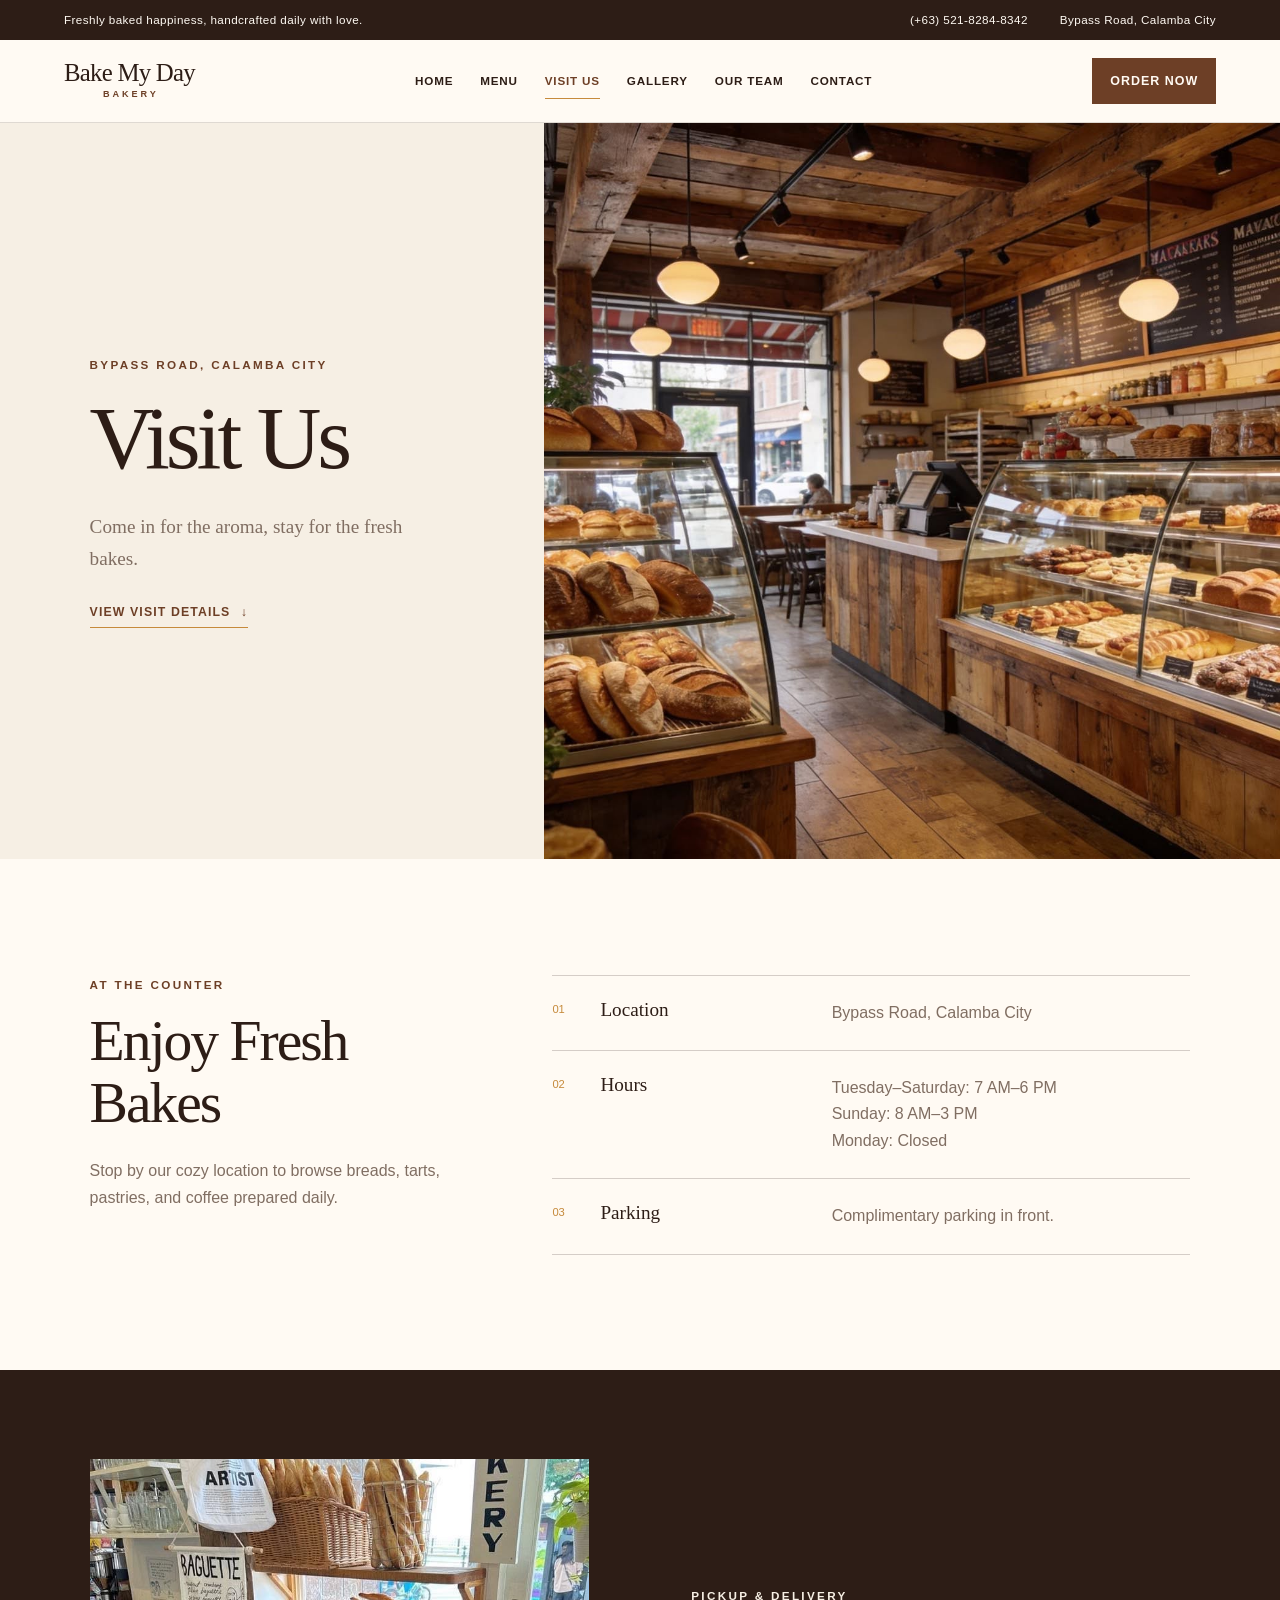
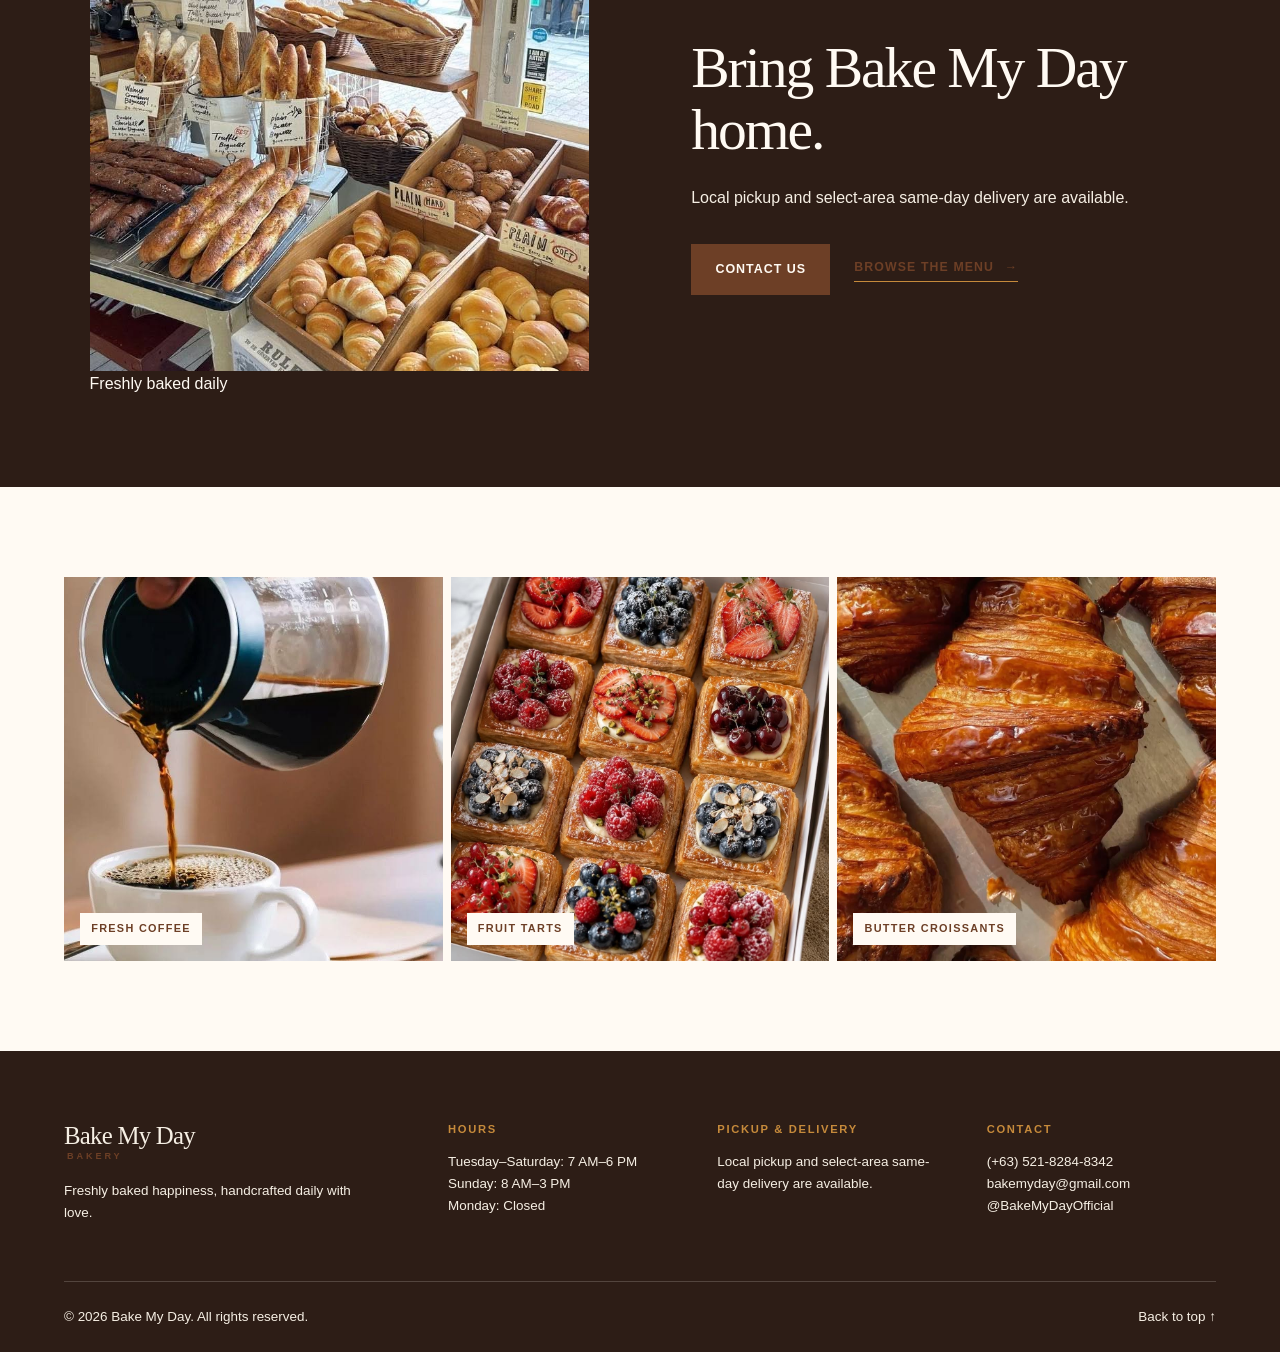
<file: visit.html>
<!doctype html>
<html lang="en">
  <head>
    <meta charset="utf-8" />
    <meta name="viewport" content="width=device-width, initial-scale=1" />
    <meta
      name="description"
      content="Visit Bake My Day on Bypass Road in Calamba City"
    />
    <title>Bake My Day | Visit Us</title>
    <link rel="stylesheet" href="styles.css" />
  </head>
  <body id="top">
    <a class="skip-link" href="#main-content">Skip to main content</a>
    <div class="top-bar">
      <p>Freshly baked happiness, handcrafted daily with love.</p>
      <div class="top-bar-links">
        <a href="tel:+6352182848342">(+63) 521-8284-8342</a
        ><a href="visit.html" aria-current="location"
          >Bypass Road, Calamba City</a
        >
      </div>
    </div>
    <header class="site-header">
      <a class="logo" href="index.html" aria-label="Bake My Day home"
        ><span class="logo-main">Bake My Day</span
        ><span class="logo-small">Bakery</span></a
      >
      <nav aria-label="Main navigation">
        <ul class="nav-list">
          <li><a href="index.html">Home</a></li>
          <li><a href="menu.html">Menu</a></li>
          <li><a href="visit.html" aria-current="page">Visit Us</a></li>
          <li><a href="gallery.html">Gallery</a></li>
          <li><a href="team.html">Our Team</a></li>
          <li><a href="contact.html">Contact</a></li>
        </ul>
      </nav>
      <a class="button button-small" href="contact.html#custom">Order Now</a>
    </header>
    <main id="main-content">
      <section class="page-hero visit-hero">
        <div>
          <p class="eyebrow">Bypass Road, Calamba City</p>
          <h1>Visit Us</h1>
          <p>Come in for the aroma, stay for the fresh bakes.</p>
          <a class="text-link" href="#visit-details"
            >View visit details <span aria-hidden="true">↓</span></a
          >
        </div>
        <img
          src="images/bakerycounter.jpg"
          alt="Bake My Day bakery counter displaying breads and pastries"
        />
      </section>
      <section
        class="visit-details"
        id="visit-details"
        aria-labelledby="enjoy-title"
      >
        <div class="visit-intro">
          <p class="eyebrow">At the counter</p>
          <h2 id="enjoy-title">Enjoy Fresh Bakes</h2>
          <p>
            Stop by our cozy location to browse breads, tarts, pastries, and
            coffee prepared daily.
          </p>
        </div>
        <div class="visit-facts">
          <article>
            <span>01</span>
            <h3>Location</h3>
            <p>Bypass Road, Calamba City</p>
          </article>
          <article>
            <span>02</span>
            <h3>Hours</h3>
            <p>
              Tuesday–Saturday: 7 AM–6 PM<br />Sunday: 8 AM–3 PM<br />Monday:
              Closed
            </p>
          </article>
          <article>
            <span>03</span>
            <h3>Parking</h3>
            <p>Complimentary parking in front.</p>
          </article>
        </div>
      </section>
      <section class="pickup-section" aria-labelledby="pickup-title">
        <figure>
          <img
            src="images/breaddisplay.jpg"
            alt="Fresh Bake My Day bread display ready for pickup"
          />
          <figcaption>Freshly baked daily</figcaption>
        </figure>
        <div>
          <p class="eyebrow">Pickup &amp; delivery</p>
          <h2 id="pickup-title">Bring Bake My Day home.</h2>
          <p>Local pickup and select-area same-day delivery are available.</p>
          <div class="button-group">
            <a class="button" href="contact.html">Contact Us</a
            ><a class="text-link" href="menu.html"
              >Browse the menu <span aria-hidden="true">→</span></a
            >
          </div>
        </div>
      </section>
      <section class="visit-strip">
        <figure>
          <img
            src="images/coffee.jpg"
            alt="Coffee being poured at Bake My Day"
          />
          <figcaption>Fresh coffee</figcaption>
        </figure>
        <figure>
          <img
            src="images/fruittarts.jpg"
            alt="Fresh fruit tarts packed at Bake My Day"
          />
          <figcaption>Fruit tarts</figcaption>
        </figure>
        <figure>
          <img
            src="images/croissants.jpg"
            alt="Golden butter croissants from Bake My Day"
          />
          <figcaption>Butter croissants</figcaption>
        </figure>
      </section>
    </main>
    <footer class="site-footer">
      <div class="footer-brand">
        <a class="logo footer-logo" href="#top"
          ><span class="logo-main">Bake My Day</span
          ><span class="logo-small">Bakery</span></a
        >
        <p>Freshly baked happiness, handcrafted daily with love.</p>
      </div>
      <div>
        <h2>Hours</h2>
        <p>Tuesday–Saturday: 7 AM–6 PM</p>
        <p>Sunday: 8 AM–3 PM</p>
        <p>Monday: Closed</p>
      </div>
      <div>
        <h2>Pickup &amp; Delivery</h2>
        <p>Local pickup and select-area same-day delivery are available.</p>
      </div>
      <div>
        <h2>Contact</h2>
        <p><a href="tel:+6352182848342">(+63) 521-8284-8342</a></p>
        <p><a href="mailto:bakemyday@gmail.com">bakemyday@gmail.com</a></p>
        <p>@BakeMyDayOfficial</p>
      </div>
      <div class="footer-bottom">
        <p>&copy; 2026 Bake My Day. All rights reserved.</p>
        <a href="#top">Back to top ↑</a>
      </div>
    </footer>
  </body>
</html>
</file>
<file: styles.css>
:root {
  --color-cream: #f6efe4;
  --color-paper: #fffaf3;
  --color-cocoa: #6d3f26;
  --color-espresso: #2d1d16;
  --color-taupe: #806e62;
  --color-gold: #c68a3b;
}

/* Reset and base */
* {
  box-sizing: border-box;
  margin: 0;
  padding: 0;
}
html {
  scroll-behavior: smooth;
}
body {
  background: var(--color-paper);
  color: var(--color-espresso);
  font-family: Arial, Helvetica, sans-serif;
  line-height: 1.65;
  overflow-x: hidden;
}
img {
  display: block;
  height: auto;
  max-width: 100%;
}
a {
  color: inherit;
  text-decoration: none;
}
ul {
  list-style: none;
}
button,
input,
select,
textarea {
  font: inherit;
}
address {
  font-style: normal;
}
h1,
h2,
h3,
.logo-main {
  font-family: Georgia, "Times New Roman", serif;
  font-weight: 400;
  line-height: 1.08;
}
h1 {
  font-size: clamp(3rem, 7vw, 6.7rem);
  letter-spacing: -0.045em;
}
h2 {
  font-size: clamp(2.2rem, 4.5vw, 4.25rem);
  letter-spacing: -0.035em;
}
h3 {
  font-size: clamp(1.45rem, 2vw, 2rem);
}
p {
  color: var(--color-taupe);
}

/* Shared layout and accessibility */
.skip-link {
  background: var(--color-espresso);
  color: var(--color-paper);
  left: 1rem;
  padding: 0.7rem 1rem;
  position: fixed;
  top: -5rem;
  z-index: 100;
}
.skip-link:focus {
  top: 1rem;
}
:focus-visible {
  outline: 3px solid var(--color-gold);
  outline-offset: 4px;
}
.eyebrow {
  color: var(--color-cocoa);
  font-size: 0.73rem;
  font-weight: 700;
  letter-spacing: 0.2em;
  margin-bottom: 1rem;
  text-transform: uppercase;
}
.section-heading {
  margin-bottom: 2.5rem;
}
.heading-row {
  align-items: end;
  display: flex;
  gap: 2rem;
  justify-content: space-between;
}
.button-group {
  align-items: center;
  display: flex;
  flex-wrap: wrap;
  gap: 1.5rem;
}
.button {
  background: var(--color-cocoa);
  border: 1px solid var(--color-cocoa);
  color: var(--color-paper);
  cursor: pointer;
  display: inline-block;
  font-size: 0.78rem;
  font-weight: 700;
  letter-spacing: 0.08em;
  padding: 0.9rem 1.45rem;
  text-align: center;
  text-transform: uppercase;
  transition:
    background 0.25s,
    border-color 0.25s,
    color 0.25s,
    transform 0.25s;
}
.button:hover {
  background: var(--color-gold);
  border-color: var(--color-gold);
  color: var(--color-espresso);
  transform: translateY(-2px);
}
.button-small {
  padding: 0.72rem 1.05rem;
  white-space: nowrap;
}
.button-light {
  background: var(--color-paper);
  border-color: var(--color-paper);
  color: var(--color-espresso);
}
.button-light:hover {
  background: var(--color-gold);
  border-color: var(--color-gold);
}
.button-outline {
  background: transparent;
  color: var(--color-cocoa);
}
.text-link {
  border-bottom: 1px solid var(--color-gold);
  color: var(--color-cocoa);
  display: inline-flex;
  font-size: 0.77rem;
  font-weight: 700;
  gap: 0.65rem;
  letter-spacing: 0.09em;
  padding-bottom: 0.25rem;
  text-transform: uppercase;
  transition:
    color 0.2s,
    gap 0.2s;
}
.text-link:hover {
  color: var(--color-gold);
  gap: 1rem;
}
.text-link-light {
  color: var(--color-paper);
}
figure {
  overflow: hidden;
  position: relative;
}

/* Top bar, header and navigation */
.top-bar {
  align-items: center;
  background: var(--color-espresso);
  color: var(--color-paper);
  display: flex;
  font-size: 0.73rem;
  justify-content: space-between;
  letter-spacing: 0.035em;
  min-height: 2.5rem;
  padding: 0.45rem clamp(1.25rem, 5vw, 5rem);
}
.top-bar p,
.top-bar a {
  color: var(--color-paper);
}
.top-bar-links {
  display: flex;
  gap: 2rem;
}
.top-bar a:hover {
  color: var(--color-gold);
}
.site-header {
  align-items: center;
  background: var(--color-paper);
  border-bottom: 1px solid rgba(45, 29, 22, 0.15);
  display: flex;
  gap: clamp(1rem, 2.5vw, 2.5rem);
  justify-content: space-between;
  padding: 1.15rem clamp(1.25rem, 5vw, 5rem);
  position: relative;
  z-index: 10;
}
.logo {
  align-items: center;
  display: flex;
  flex-direction: column;
  min-width: max-content;
}
.logo-main {
  font-size: 1.55rem;
  letter-spacing: -0.03em;
}
.logo-small {
  color: var(--color-cocoa);
  font-size: 0.57rem;
  font-weight: 700;
  letter-spacing: 0.32em;
  margin-left: 0.32em;
  text-transform: uppercase;
}
.site-header nav {
  flex: 1;
}
.nav-list {
  align-items: center;
  display: flex;
  gap: clamp(0.9rem, 2.1vw, 2rem);
  justify-content: center;
}
.nav-list a {
  border-bottom: 1px solid transparent;
  display: block;
  font-size: 0.73rem;
  font-weight: 700;
  letter-spacing: 0.07em;
  padding: 0.45rem 0;
  text-transform: uppercase;
  transition:
    border-color 0.2s,
    color 0.2s;
}
.nav-list a:hover,
.nav-list a[aria-current="page"] {
  border-color: var(--color-gold);
  color: var(--color-cocoa);
}

/* Homepage */
.home-hero {
  display: grid;
  grid-template-columns: minmax(260px, 0.9fr) minmax(320px, 1.15fr) minmax(
      160px,
      0.48fr
    );
  min-height: min(730px, calc(100vh - 110px));
}
.hero-copy {
  align-self: center;
  padding: 4rem clamp(1.5rem, 5vw, 5.5rem);
}
.hero-copy h1 em {
  color: var(--color-cocoa);
  font-style: italic;
}
.hero-lead {
  font-family: Georgia, serif;
  font-size: clamp(1.1rem, 1.7vw, 1.4rem);
  margin: 1.75rem 0 2rem;
  max-width: 30rem;
}
.hero-main-image img,
.hero-image-stack img {
  height: 100%;
  object-fit: cover;
  width: 100%;
}
.hero-main-image figcaption,
.wide-photo figcaption,
.small-photo figcaption,
.visit-strip figcaption,
.team-hero figcaption,
.team-footer-feature figcaption {
  background: var(--color-paper);
  bottom: 1rem;
  color: var(--color-cocoa);
  font-size: 0.68rem;
  font-weight: 700;
  left: 1rem;
  letter-spacing: 0.12em;
  padding: 0.45rem 0.7rem;
  position: absolute;
  text-transform: uppercase;
}
.hero-image-stack {
  display: grid;
  gap: 0.35rem;
  grid-template-rows: 1fr 1fr;
}
.quick-links {
  background: var(--color-cream);
  border-bottom: 1px solid rgba(45, 29, 22, 0.12);
  border-top: 1px solid rgba(45, 29, 22, 0.12);
  display: flex;
  justify-content: center;
  padding: 0 clamp(1.25rem, 5vw, 5rem);
}
.quick-links a {
  border-right: 1px solid rgba(45, 29, 22, 0.12);
  flex: 1;
  font-family: Georgia, serif;
  font-size: 1.05rem;
  max-width: 18rem;
  padding: 1.5rem 2rem;
  transition:
    background 0.2s,
    color 0.2s;
}
.quick-links a:first-child {
  border-left: 1px solid rgba(45, 29, 22, 0.12);
}
.quick-links span {
  color: var(--color-gold);
  font-family: Arial, sans-serif;
  font-size: 0.65rem;
  margin-right: 0.8rem;
}
.quick-links a:hover {
  background: var(--color-cocoa);
  color: var(--color-paper);
}
.intro-section {
  align-items: end;
  display: grid;
  gap: clamp(2rem, 7vw, 8rem);
  grid-template-columns: 1.35fr 0.65fr;
  padding: clamp(5rem, 9vw, 9rem) clamp(1.25rem, 8vw, 9rem);
}
.intro-section h2 {
  max-width: 54rem;
}
.intro-section > p {
  border-left: 1px solid var(--color-gold);
  padding-left: 1.5rem;
}
.favorites-section,
.inside-section,
.team-members {
  padding: clamp(4rem, 8vw, 8rem) clamp(1.25rem, 5vw, 5rem);
}
.favorites-section {
  background: var(--color-cream);
}
.category-grid {
  display: grid;
  gap: 1px;
  grid-template-columns: repeat(3, 1fr);
}
.category-card {
  background: var(--color-paper);
}
.category-card figure {
  aspect-ratio: 4 / 5;
}
.category-card img {
  height: 100%;
  object-fit: cover;
  transition: transform 0.55s;
  width: 100%;
}
.category-card figcaption {
  background: var(--color-espresso);
  bottom: 0;
  color: var(--color-paper);
  font-size: 0.72rem;
  left: 0;
  padding: 0.55rem 0.8rem;
  position: absolute;
}
.category-copy {
  border: 1px solid rgba(45, 29, 22, 0.13);
  min-height: 12rem;
  padding: 1.7rem;
  position: relative;
}
.category-copy > span {
  color: var(--color-gold);
  font-size: 0.68rem;
  font-weight: 700;
  position: absolute;
  right: 1.6rem;
  top: 1.7rem;
}
.category-copy h3 {
  margin-bottom: 0.7rem;
}
.category-card a:hover img {
  transform: scale(1.035);
}
.category-card a:hover h3 {
  color: var(--color-cocoa);
}
.editorial-feature {
  align-items: center;
  display: grid;
  gap: clamp(3rem, 8vw, 9rem);
  grid-template-columns: 1.15fr 0.75fr;
  padding: clamp(5rem, 10vw, 10rem) clamp(1.25rem, 8vw, 9rem);
}
.editorial-images {
  min-height: 39rem;
  position: relative;
}
.editorial-tall {
  height: 34rem;
  object-fit: cover;
  width: 72%;
}
.editorial-small {
  border: 0.8rem solid var(--color-paper);
  bottom: 0;
  height: 18rem;
  object-fit: cover;
  position: absolute;
  right: 0;
  width: 48%;
}
.editorial-copy p:not(.eyebrow),
.pastry-copy p:not(.eyebrow),
.cake-feature p,
.pickup-section p,
.team-footer-feature p {
  margin: 1.5rem 0 2rem;
}
.pastry-feature {
  background: var(--color-espresso);
  color: var(--color-paper);
  display: grid;
  gap: clamp(1.5rem, 4vw, 4rem);
  grid-template-columns: 0.8fr 1.15fr 0.55fr;
  padding: clamp(4rem, 8vw, 8rem) clamp(1.25rem, 5vw, 5rem);
}
.pastry-copy {
  align-self: center;
}
.pastry-copy p {
  color: var(--color-cream);
}
.wide-photo img {
  height: 34rem;
  object-fit: cover;
  width: 100%;
}
.small-photo {
  align-self: end;
}
.small-photo img {
  height: 22rem;
  object-fit: cover;
  width: 100%;
}
.cake-feature {
  align-items: center;
  display: grid;
  gap: clamp(2rem, 5vw, 5rem);
  grid-template-columns: 0.65fr 1fr 0.65fr;
  padding: clamp(5rem, 9vw, 9rem) clamp(1.25rem, 5vw, 5rem);
  text-align: center;
}
.cake-feature figure {
  aspect-ratio: 3 / 4;
}
.cake-feature img {
  height: 100%;
  object-fit: cover;
  width: 100%;
}
.cake-feature figure:last-child {
  margin-top: 5rem;
}
.notice-line {
  border-left: 3px solid var(--color-gold);
  color: var(--color-cocoa);
  font-size: 0.85rem;
  padding: 0.6rem 1rem;
  text-align: left;
}
.visit-home {
  background: var(--color-cream);
  display: grid;
  grid-template-columns: 1.2fr 0.8fr;
}
.visit-photo img {
  height: 100%;
  min-height: 42rem;
  object-fit: cover;
  width: 100%;
}
.visit-panel {
  align-self: center;
  padding: clamp(3rem, 7vw, 7rem);
}
.visit-panel > p:not(.eyebrow) {
  margin: 1.5rem 0;
}
.detail-list {
  border-top: 1px solid rgba(45, 29, 22, 0.18);
  margin: 2rem 0;
}
.detail-list li {
  border-bottom: 1px solid rgba(45, 29, 22, 0.18);
  display: flex;
  justify-content: space-between;
  padding: 0.8rem 0;
}
.detail-list span {
  color: var(--color-taupe);
}
.inside-section {
  background: var(--color-paper);
}
.home-gallery {
  display: grid;
  gap: 0.8rem;
  grid-auto-rows: 15rem;
  grid-template-columns: repeat(4, 1fr);
}
.home-gallery figure {
  grid-row: span 1;
}
.home-gallery .gallery-featured {
  grid-row: span 2;
}
.home-gallery .gallery-wide {
  grid-column: span 2;
}
.home-gallery img {
  height: 100%;
  object-fit: cover;
  transition:
    filter 0.3s,
    transform 0.4s;
  width: 100%;
}
.home-gallery figcaption {
  background: var(--color-paper);
  bottom: 0.7rem;
  font-size: 0.7rem;
  left: 0.7rem;
  padding: 0.35rem 0.55rem;
  position: absolute;
}
.home-gallery figure:hover img {
  filter: saturate(0.75);
  transform: scale(1.025);
}
.team-preview {
  align-items: center;
  background: var(--color-cream);
  display: grid;
  gap: clamp(3rem, 8vw, 8rem);
  grid-template-columns: 1.15fr 0.85fr;
  padding: clamp(4rem, 8vw, 8rem) clamp(1.25rem, 8vw, 9rem);
}
.team-preview-photo img {
  height: 32rem;
  object-fit: cover;
  width: 100%;
}
.team-preview-copy > p:not(.eyebrow) {
  font-family: Georgia, serif;
  font-size: 1.2rem;
  margin: 1rem 0 2rem;
}
.team-thumbnails {
  display: flex;
  margin-bottom: 2rem;
}
.team-thumbnails img {
  border: 4px solid var(--color-cream);
  border-radius: 50%;
  height: 4.2rem;
  margin-left: -1rem;
  object-fit: cover;
  width: 4.2rem;
}
.team-thumbnails img:first-child {
  margin-left: 0;
}
.order-cta {
  align-items: center;
  background: var(--color-cocoa);
  color: var(--color-paper);
  display: flex;
  gap: 3rem;
  justify-content: space-between;
  padding: clamp(3.5rem, 6vw, 6rem) clamp(1.25rem, 8vw, 9rem);
}
.order-cta .eyebrow,
.order-cta p {
  color: var(--color-cream);
}
.order-cta > div:last-child {
  max-width: 23rem;
}
.order-cta .button {
  margin-top: 1.5rem;
}

/* Shared inner-page heroes */
.page-hero,
.team-hero,
.contact-hero {
  align-items: center;
  background: var(--color-cream);
  display: grid;
  grid-template-columns: 0.85fr 1.15fr;
  min-height: 36rem;
}
.page-hero > div,
.team-hero > div,
.contact-hero > div {
  padding: clamp(3rem, 7vw, 7rem);
}
.page-hero > div > p:not(.eyebrow),
.team-hero > div > p:not(.eyebrow),
.contact-hero > div > p:not(.eyebrow) {
  font-family: Georgia, serif;
  font-size: 1.2rem;
  margin: 1.5rem 0;
}
.page-hero > img,
.team-hero figure,
.contact-hero figure {
  height: 36rem;
  width: 100%;
}
.page-hero > img,
.team-hero img,
.contact-hero img {
  height: 100%;
  object-fit: cover;
  width: 100%;
}
.page-jump-links {
  display: flex;
  flex-wrap: wrap;
  gap: 0.65rem;
  margin-top: 2rem;
}
.page-jump-links a {
  border: 1px solid rgba(45, 29, 22, 0.3);
  font-size: 0.72rem;
  font-weight: 700;
  padding: 0.55rem 0.8rem;
  text-transform: uppercase;
}
.page-jump-links a:hover {
  background: var(--color-cocoa);
  color: var(--color-paper);
}

/* Menu */
.menu-row {
  align-items: center;
  border-bottom: 1px solid rgba(45, 29, 22, 0.15);
  display: grid;
  gap: clamp(1.5rem, 4vw, 4rem);
  grid-template-columns: 4rem 0.7fr 1.3fr;
  padding: clamp(4rem, 8vw, 8rem) clamp(1.25rem, 6vw, 6rem);
  scroll-margin-top: 2rem;
}
.menu-number {
  align-self: start;
  color: var(--color-gold);
  font-family: Georgia, serif;
  font-size: 2rem;
}
.menu-copy > p:not(.eyebrow) {
  margin: 1.3rem 0 1.7rem;
}
.menu-images {
  display: grid;
  gap: 1rem;
  grid-template-columns: 1.25fr 0.75fr;
}
.menu-images img {
  height: 30rem;
  object-fit: cover;
  width: 100%;
}
.menu-images img:last-child {
  height: 23rem;
  margin-top: 4rem;
}
.menu-row-reverse {
  background: var(--color-cream);
}
.menu-row-reverse .menu-images {
  order: -1;
}
.menu-note,
.contact-note {
  align-items: center;
  background: var(--color-cocoa);
  color: var(--color-paper);
  display: flex;
  gap: 2rem;
  justify-content: space-between;
  padding: 2.5rem clamp(1.25rem, 6vw, 6rem);
}
.menu-note p,
.contact-note p {
  color: var(--color-paper);
}

/* Visit */
.visit-details {
  display: grid;
  gap: 5rem;
  grid-template-columns: 0.75fr 1.25fr;
  padding: clamp(5rem, 9vw, 9rem) clamp(1.25rem, 7vw, 8rem);
}
.visit-intro p:not(.eyebrow) {
  margin-top: 1.5rem;
}
.visit-facts {
  border-top: 1px solid rgba(45, 29, 22, 0.2);
}
.visit-facts article {
  border-bottom: 1px solid rgba(45, 29, 22, 0.2);
  display: grid;
  gap: 1rem;
  grid-template-columns: 2rem 0.6fr 1fr;
  padding: 1.5rem 0;
}
.visit-facts span {
  color: var(--color-gold);
  font-size: 0.7rem;
}
.visit-facts h3 {
  font-size: 1.2rem;
}
.pickup-section {
  align-items: center;
  background: var(--color-espresso);
  color: var(--color-paper);
  display: grid;
  gap: clamp(3rem, 8vw, 8rem);
  grid-template-columns: 1fr 1fr;
  padding: clamp(4rem, 7vw, 7rem) clamp(1.25rem, 7vw, 8rem);
}
.pickup-section figure img {
  height: 32rem;
  object-fit: cover;
  width: 100%;
}
.pickup-section p {
  color: var(--color-cream);
}
.visit-strip {
  display: grid;
  gap: 0.5rem;
  grid-template-columns: repeat(3, 1fr);
  padding: clamp(4rem, 7vw, 7rem) clamp(1.25rem, 5vw, 5rem);
}
.visit-strip img {
  height: 24rem;
  object-fit: cover;
  width: 100%;
}

/* Gallery */
.gallery-heading {
  padding: clamp(5rem, 10vw, 9rem) clamp(1.25rem, 8vw, 9rem) 4rem;
  text-align: center;
}
.gallery-heading > p:not(.eyebrow) {
  font-family: Georgia, serif;
  font-size: 1.2rem;
  margin: 1.2rem auto 2rem;
}
.editorial-gallery {
  display: grid;
  gap: 1rem;
  grid-auto-flow: dense;
  grid-auto-rows: 17rem;
  grid-template-columns: repeat(3, 1fr);
  padding: 0 clamp(1.25rem, 5vw, 5rem) clamp(5rem, 9vw, 9rem);
}
.gallery-item-tall {
  grid-row: span 2;
}
.gallery-item-wide {
  grid-column: span 2;
}
.gallery-item figure,
.gallery-item img {
  height: 100%;
  width: 100%;
}
.gallery-item img {
  object-fit: cover;
  transition:
    filter 0.3s,
    transform 0.45s;
}
.gallery-item figcaption {
  background: var(--color-paper);
  bottom: 1rem;
  color: var(--color-espresso);
  font-family: Georgia, serif;
  left: 1rem;
  padding: 0.6rem 0.8rem;
  position: absolute;
}
.gallery-item figcaption span {
  color: var(--color-gold);
  font-family: Arial, sans-serif;
  font-size: 0.65rem;
  margin-right: 0.55rem;
}
.gallery-item:hover img {
  filter: saturate(0.75);
  transform: scale(1.025);
}
.gallery-cta {
  background: var(--color-cream);
  padding: clamp(4rem, 7vw, 7rem) 1.25rem;
  text-align: center;
}
.gallery-cta h2 {
  margin: 0 auto 2rem;
  max-width: 52rem;
}

/* Team */
.team-members .section-heading {
  text-align: center;
}
.team-grid {
  display: grid;
  gap: 1.25rem;
  grid-template-columns: repeat(4, 1fr);
}
.team-card figure {
  aspect-ratio: 3 / 4;
}
.team-card img {
  filter: saturate(0.85);
  height: 100%;
  object-fit: cover;
  transition:
    filter 0.25s,
    transform 0.4s;
  width: 100%;
}
.team-card figcaption {
  background: var(--color-cocoa);
  color: var(--color-paper);
  font-size: 0.7rem;
  left: 0;
  padding: 0.4rem 0.65rem;
  position: absolute;
  top: 0;
}
.team-card > div {
  border-bottom: 1px solid rgba(45, 29, 22, 0.2);
  padding: 1.2rem 0.2rem;
}
.team-card h3 {
  font-size: 1.65rem;
}
.team-card:hover img {
  filter: saturate(1);
  transform: scale(1.02);
}
.team-card-lower {
  margin-top: 3rem;
}
.team-footer-feature {
  align-items: center;
  background: var(--color-cream);
  display: grid;
  gap: clamp(3rem, 8vw, 8rem);
  grid-template-columns: 1fr 1fr;
  padding: clamp(4rem, 7vw, 7rem) clamp(1.25rem, 8vw, 9rem);
}
.team-footer-feature figure img {
  height: 34rem;
  object-fit: cover;
  width: 100%;
}

/* Contact and form */
.contact-information {
  display: grid;
  gap: 1px;
  grid-template-columns: repeat(3, 1fr);
  padding: clamp(4rem, 7vw, 7rem) clamp(1.25rem, 5vw, 5rem);
}
.contact-information article {
  border: 1px solid rgba(45, 29, 22, 0.16);
  min-height: 20rem;
  padding: 2rem;
}
.contact-information article > span {
  color: var(--color-gold);
  font-size: 0.7rem;
}
.contact-information h2 {
  font-size: 2rem;
  margin: 2.5rem 0 1.5rem;
}
.contact-information p {
  margin-bottom: 0.7rem;
}
.contact-information strong {
  color: var(--color-espresso);
  display: block;
  font-size: 0.7rem;
  letter-spacing: 0.1em;
  text-transform: uppercase;
}
.contact-information a:hover {
  color: var(--color-cocoa);
  text-decoration: underline;
}
.quote-section {
  align-items: start;
  background: var(--color-cream);
  display: grid;
  gap: clamp(3rem, 7vw, 7rem);
  grid-template-columns: 0.7fr 1.3fr;
  padding: clamp(4rem, 8vw, 8rem) clamp(1.25rem, 7vw, 8rem);
  scroll-margin-top: 1rem;
}
.quote-intro > p:not(.eyebrow) {
  margin: 1.5rem 0 2rem;
}
.quote-intro img {
  height: 24rem;
  object-fit: cover;
  width: 100%;
}
.quote-form {
  background: var(--color-paper);
  border: 1px solid rgba(45, 29, 22, 0.16);
  padding: clamp(1.5rem, 4vw, 3rem);
}
.quote-form fieldset {
  border: 0;
  margin: 0 0 2rem;
}
.quote-form legend {
  border-bottom: 1px solid rgba(45, 29, 22, 0.2);
  font-family: Georgia, serif;
  font-size: 1.5rem;
  margin-bottom: 1.5rem;
  padding-bottom: 0.6rem;
  width: 100%;
}
.form-row {
  display: grid;
  gap: 1rem;
  grid-template-columns: 1fr 1fr;
}
.form-group {
  display: flex;
  flex-direction: column;
  margin-bottom: 1rem;
}
.form-group label {
  font-size: 0.72rem;
  font-weight: 700;
  letter-spacing: 0.08em;
  margin-bottom: 0.4rem;
  text-transform: uppercase;
}
.form-group label span {
  color: var(--color-cocoa);
}
.form-group input,
.form-group select,
.form-group textarea {
  background: var(--color-paper);
  border: 1px solid rgba(45, 29, 22, 0.3);
  border-radius: 0;
  color: var(--color-espresso);
  min-height: 3rem;
  padding: 0.7rem 0.8rem;
  width: 100%;
}
.form-group textarea {
  min-height: 9rem;
  resize: vertical;
}
.form-group input:focus,
.form-group select:focus,
.form-group textarea:focus {
  border-color: var(--color-gold);
  outline: 2px solid rgba(198, 138, 59, 0.3);
}

/* Footer */
.site-footer {
  background: var(--color-espresso);
  color: var(--color-cream);
  display: grid;
  gap: 2.5rem;
  grid-template-columns: 1.5fr repeat(3, 1fr);
  padding: 4.5rem clamp(1.25rem, 5vw, 5rem) 1.5rem;
}
.site-footer p,
.site-footer a {
  color: var(--color-cream);
  font-size: 0.84rem;
}
.site-footer h2 {
  color: var(--color-gold);
  font-family: Arial, sans-serif;
  font-size: 0.7rem;
  font-weight: 700;
  letter-spacing: 0.15em;
  margin-bottom: 1rem;
  text-transform: uppercase;
}
.footer-logo {
  align-items: flex-start;
  color: var(--color-paper);
  display: inline-flex;
  margin-bottom: 1rem;
}
.footer-brand p {
  max-width: 19rem;
}
.footer-links li {
  margin-bottom: 0.35rem;
}
.site-footer a:hover {
  color: var(--color-gold);
}
.footer-bottom {
  border-top: 1px solid rgba(255, 250, 243, 0.18);
  display: flex;
  grid-column: 1 / -1;
  justify-content: space-between;
  margin-top: 1rem;
  padding-top: 1.5rem;
}

/* Responsive layouts */
@media (max-width: 1024px) {
  .site-header {
    flex-wrap: wrap;
  }
  .site-header nav {
    flex-basis: 100%;
    order: 3;
  }
  .home-hero {
    grid-template-columns: 0.9fr 1.1fr;
    min-height: 620px;
  }
  .hero-image-stack {
    display: none;
  }
  .category-copy {
    min-height: 13rem;
  }
  .pastry-feature {
    grid-template-columns: 0.8fr 1.2fr;
  }
  .small-photo {
    display: none;
  }
  .cake-feature {
    grid-template-columns: 0.7fr 1fr;
  }
  .cake-feature figure:last-child {
    display: none;
  }
  .home-gallery {
    grid-template-columns: repeat(3, 1fr);
  }
  .team-grid {
    grid-template-columns: repeat(2, 1fr);
  }
  .contact-information {
    grid-template-columns: 1fr 1fr;
  }
  .contact-information article:last-child {
    grid-column: 1 / -1;
    min-height: auto;
  }
}

@media (max-width: 768px) {
  .top-bar {
    align-items: flex-start;
    gap: 0.25rem;
  }
  .top-bar > p {
    display: none;
  }
  .top-bar-links {
    justify-content: space-between;
    width: 100%;
  }
  .site-header {
    justify-content: center;
  }
  .site-header .button-small {
    position: absolute;
    right: 1.25rem;
    top: 1.15rem;
  }
  .nav-list {
    flex-wrap: wrap;
    gap: 0.4rem 1.25rem;
  }
  .home-hero,
  .page-hero,
  .team-hero,
  .contact-hero {
    grid-template-columns: 1fr;
  }
  .home-hero {
    min-height: auto;
  }
  .hero-copy {
    min-height: 31rem;
  }
  .hero-main-image,
  .page-hero > img,
  .team-hero figure,
  .contact-hero figure {
    height: 29rem;
  }
  .quick-links {
    flex-wrap: wrap;
  }
  .quick-links a {
    flex-basis: 50%;
  }
  .intro-section,
  .editorial-feature,
  .visit-home,
  .team-preview,
  .visit-details,
  .pickup-section,
  .team-footer-feature,
  .quote-section {
    grid-template-columns: 1fr;
  }
  .intro-section {
    align-items: start;
  }
  .category-grid {
    grid-template-columns: 1fr;
  }
  .category-card a {
    display: grid;
    grid-template-columns: 0.85fr 1.15fr;
  }
  .category-card figure {
    aspect-ratio: auto;
    min-height: 18rem;
  }
  .category-copy {
    min-height: auto;
  }
  .pastry-feature {
    grid-template-columns: 1fr;
  }
  .wide-photo img {
    height: 29rem;
  }
  .cake-feature {
    grid-template-columns: 1fr;
  }
  .cake-feature figure {
    margin: 0 auto;
    max-width: 25rem;
    width: 100%;
  }
  .visit-photo img {
    min-height: 29rem;
  }
  .home-gallery {
    grid-template-columns: repeat(2, 1fr);
  }
  .order-cta {
    align-items: flex-start;
    flex-direction: column;
  }
  .menu-row {
    grid-template-columns: 3rem 1fr;
  }
  .menu-images {
    grid-column: 1 / -1;
  }
  .menu-row-reverse .menu-images {
    order: initial;
  }
  .visit-facts article {
    grid-template-columns: 2rem 0.55fr 1fr;
  }
  .visit-strip {
    grid-template-columns: 1fr 1fr;
  }
  .visit-strip figure:last-child {
    grid-column: 1 / -1;
  }
  .editorial-gallery {
    grid-template-columns: repeat(2, 1fr);
  }
  .gallery-item-wide {
    grid-column: span 1;
  }
  .quote-intro img {
    display: none;
  }
  .site-footer {
    grid-template-columns: repeat(2, 1fr);
  }
}

@media (max-width: 600px) {
  h1 {
    font-size: clamp(2.8rem, 15vw, 4.5rem);
  }
  h2 {
    font-size: clamp(2rem, 10vw, 3rem);
  }
  .top-bar-links {
    font-size: 0.68rem;
    gap: 0.75rem;
  }
  .site-header {
    align-items: stretch;
    padding-top: 1rem;
  }
  .site-header .logo {
    align-items: flex-start;
    margin-right: auto;
  }
  .site-header .button-small {
    right: 1.25rem;
  }
  .nav-list {
    justify-content: flex-start;
  }
  .heading-row {
    align-items: flex-start;
    flex-direction: column;
  }
  .hero-copy {
    min-height: 28rem;
  }
  .quick-links a {
    font-size: 0.9rem;
    padding: 1rem;
  }
  .category-card a {
    grid-template-columns: 1fr;
  }
  .category-card figure {
    height: 23rem;
  }
  .editorial-images {
    min-height: 31rem;
  }
  .editorial-tall {
    height: 27rem;
    width: 80%;
  }
  .editorial-small {
    height: 14rem;
    width: 48%;
  }
  .home-gallery {
    grid-auto-rows: 13rem;
  }
  .team-preview-photo img {
    height: 25rem;
  }
  .menu-images img {
    height: 23rem;
  }
  .menu-images img:last-child {
    height: 18rem;
    margin-top: 2rem;
  }
  .menu-note,
  .contact-note {
    align-items: flex-start;
    flex-direction: column;
  }
  .visit-facts article {
    grid-template-columns: 1.6rem 1fr;
  }
  .visit-facts article p {
    grid-column: 2;
  }
  .contact-information {
    grid-template-columns: 1fr;
  }
  .contact-information article:last-child {
    grid-column: auto;
  }
  .form-row {
    grid-template-columns: 1fr;
  }
}

@media (max-width: 480px) {
  .top-bar-links a:last-child {
    text-align: right;
  }
  .logo-main {
    font-size: 1.35rem;
  }
  .site-header .button-small {
    font-size: 0.64rem;
    padding: 0.6rem 0.7rem;
  }
  .nav-list {
    gap: 0.2rem 1rem;
  }
  .nav-list a {
    font-size: 0.67rem;
  }
  .hero-main-image,
  .page-hero > img,
  .team-hero figure,
  .contact-hero figure {
    height: 23rem;
  }
  .quick-links a {
    border-bottom: 1px solid rgba(45, 29, 22, 0.12);
    flex-basis: 100%;
  }
  .quick-links a:first-child {
    border-left: 0;
  }
  .intro-section {
    padding-top: 4rem;
  }
  .home-gallery {
    display: block;
  }
  .home-gallery figure {
    height: 21rem;
    margin-bottom: 0.75rem;
  }
  .team-thumbnails img {
    height: 3.5rem;
    width: 3.5rem;
  }
  .menu-row {
    display: block;
  }
  .menu-number {
    margin-bottom: 1rem;
  }
  .menu-images {
    margin-top: 2rem;
  }
  .visit-strip,
  .editorial-gallery,
  .team-grid,
  .site-footer {
    grid-template-columns: 1fr;
  }
  .visit-strip figure:last-child,
  .contact-information article:last-child {
    grid-column: auto;
  }
  .visit-strip img {
    height: 20rem;
  }
  .editorial-gallery {
    grid-auto-rows: 24rem;
  }
  .gallery-item-tall {
    grid-row: span 1;
  }
  .team-card-lower {
    margin-top: 0;
  }
  .footer-bottom {
    align-items: flex-start;
    flex-direction: column;
    gap: 0.7rem;
  }
}
</file>
